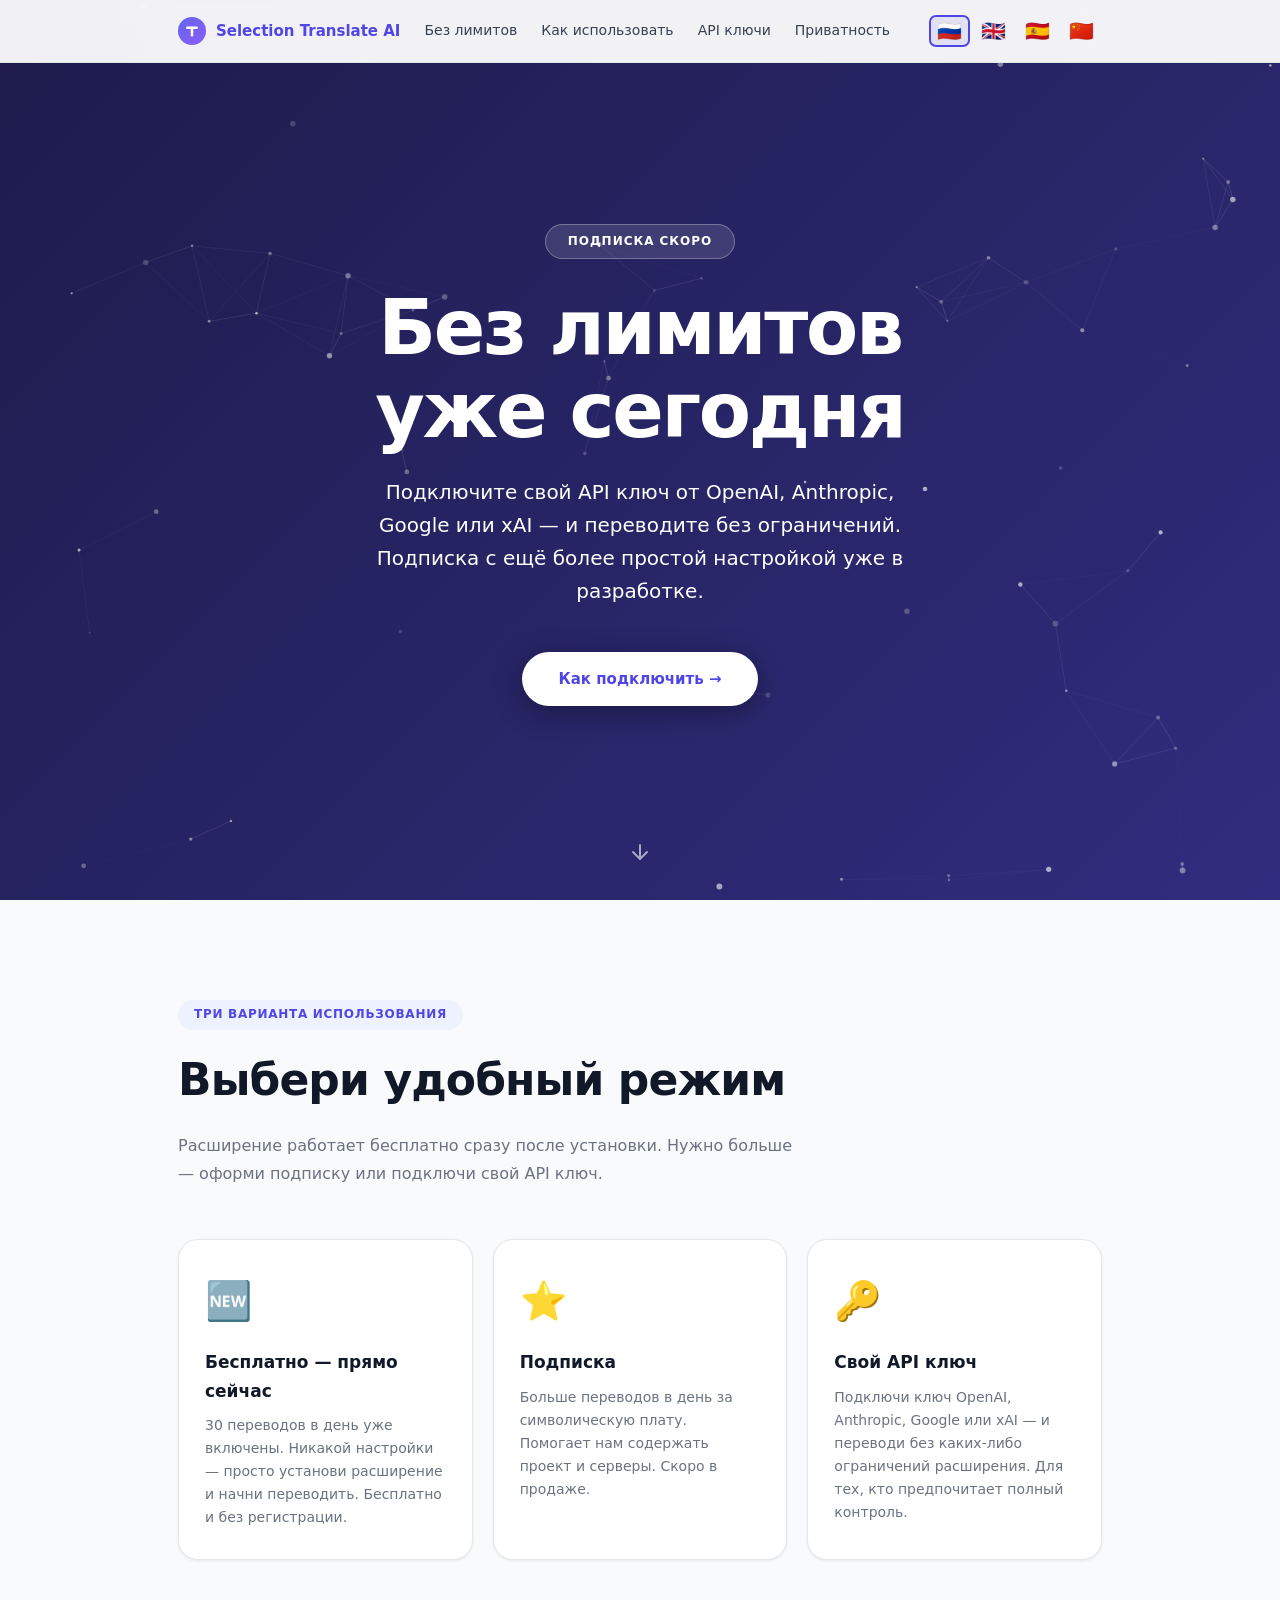
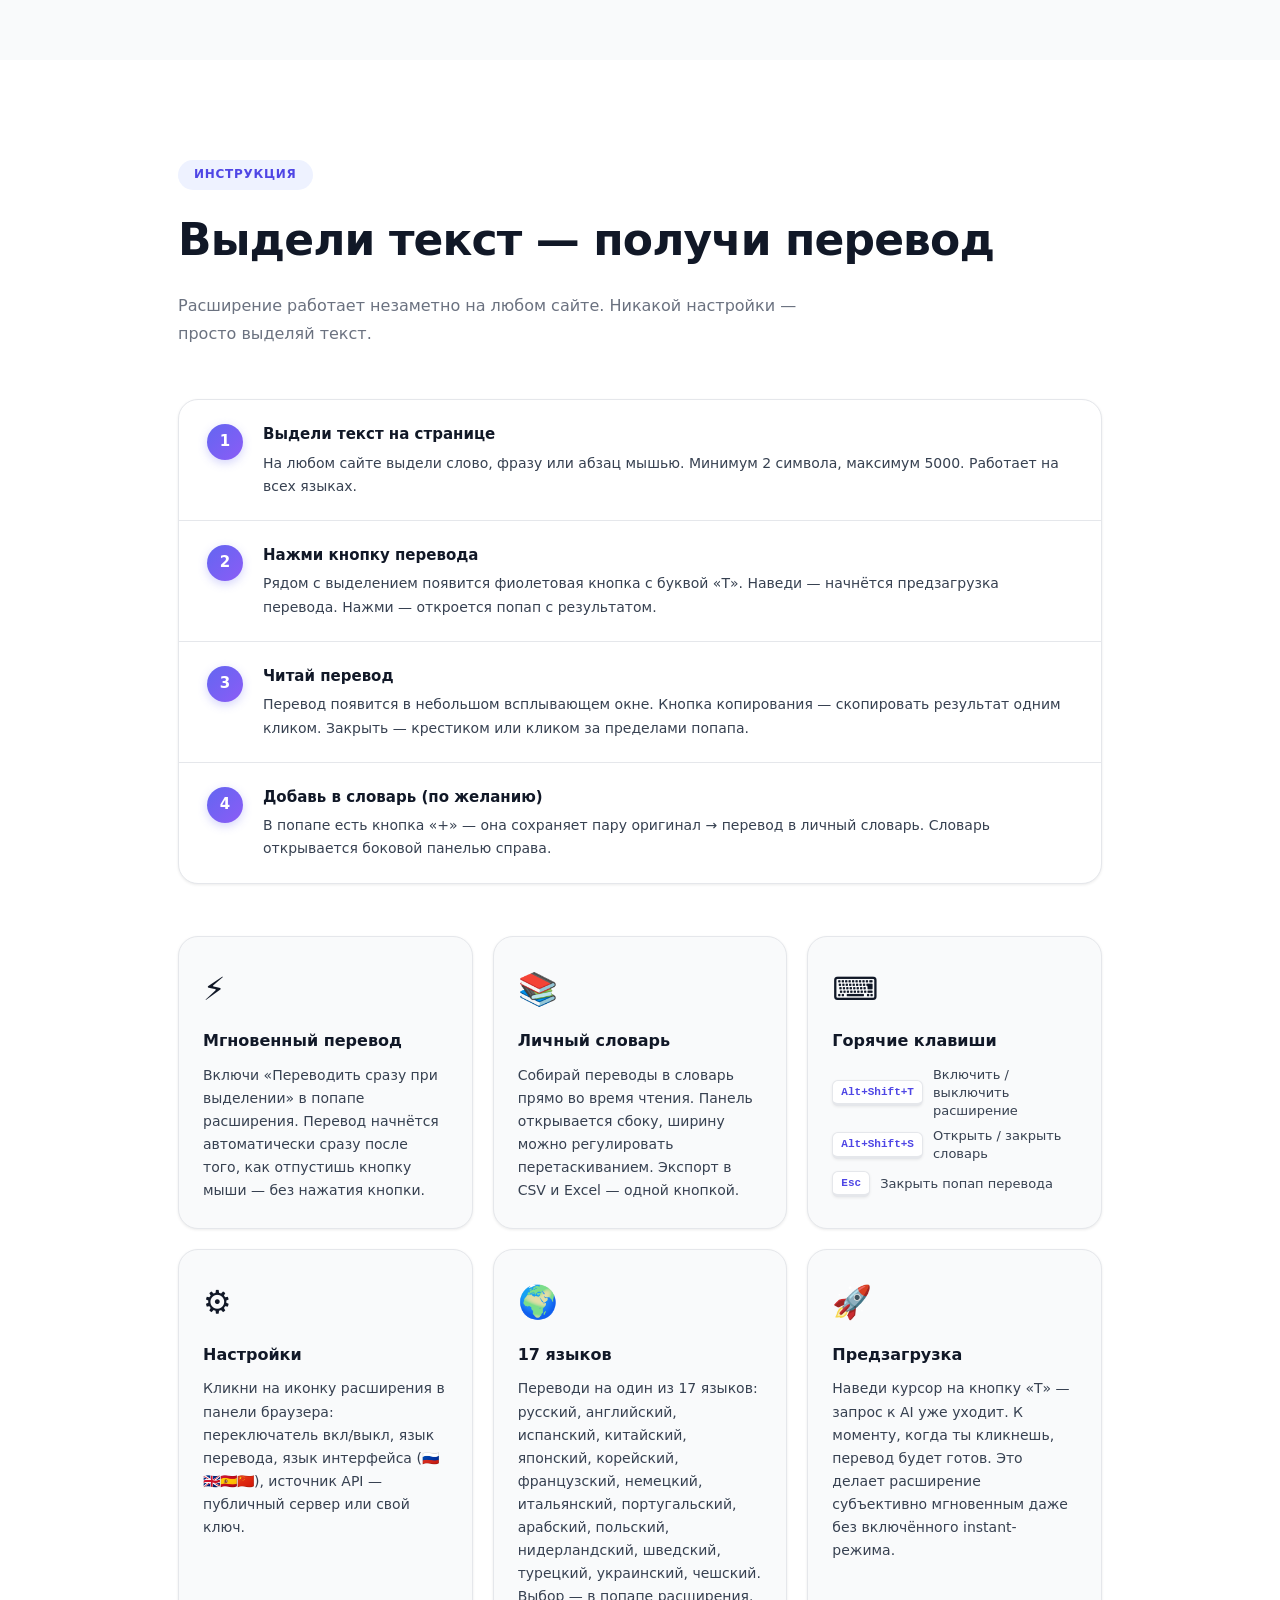
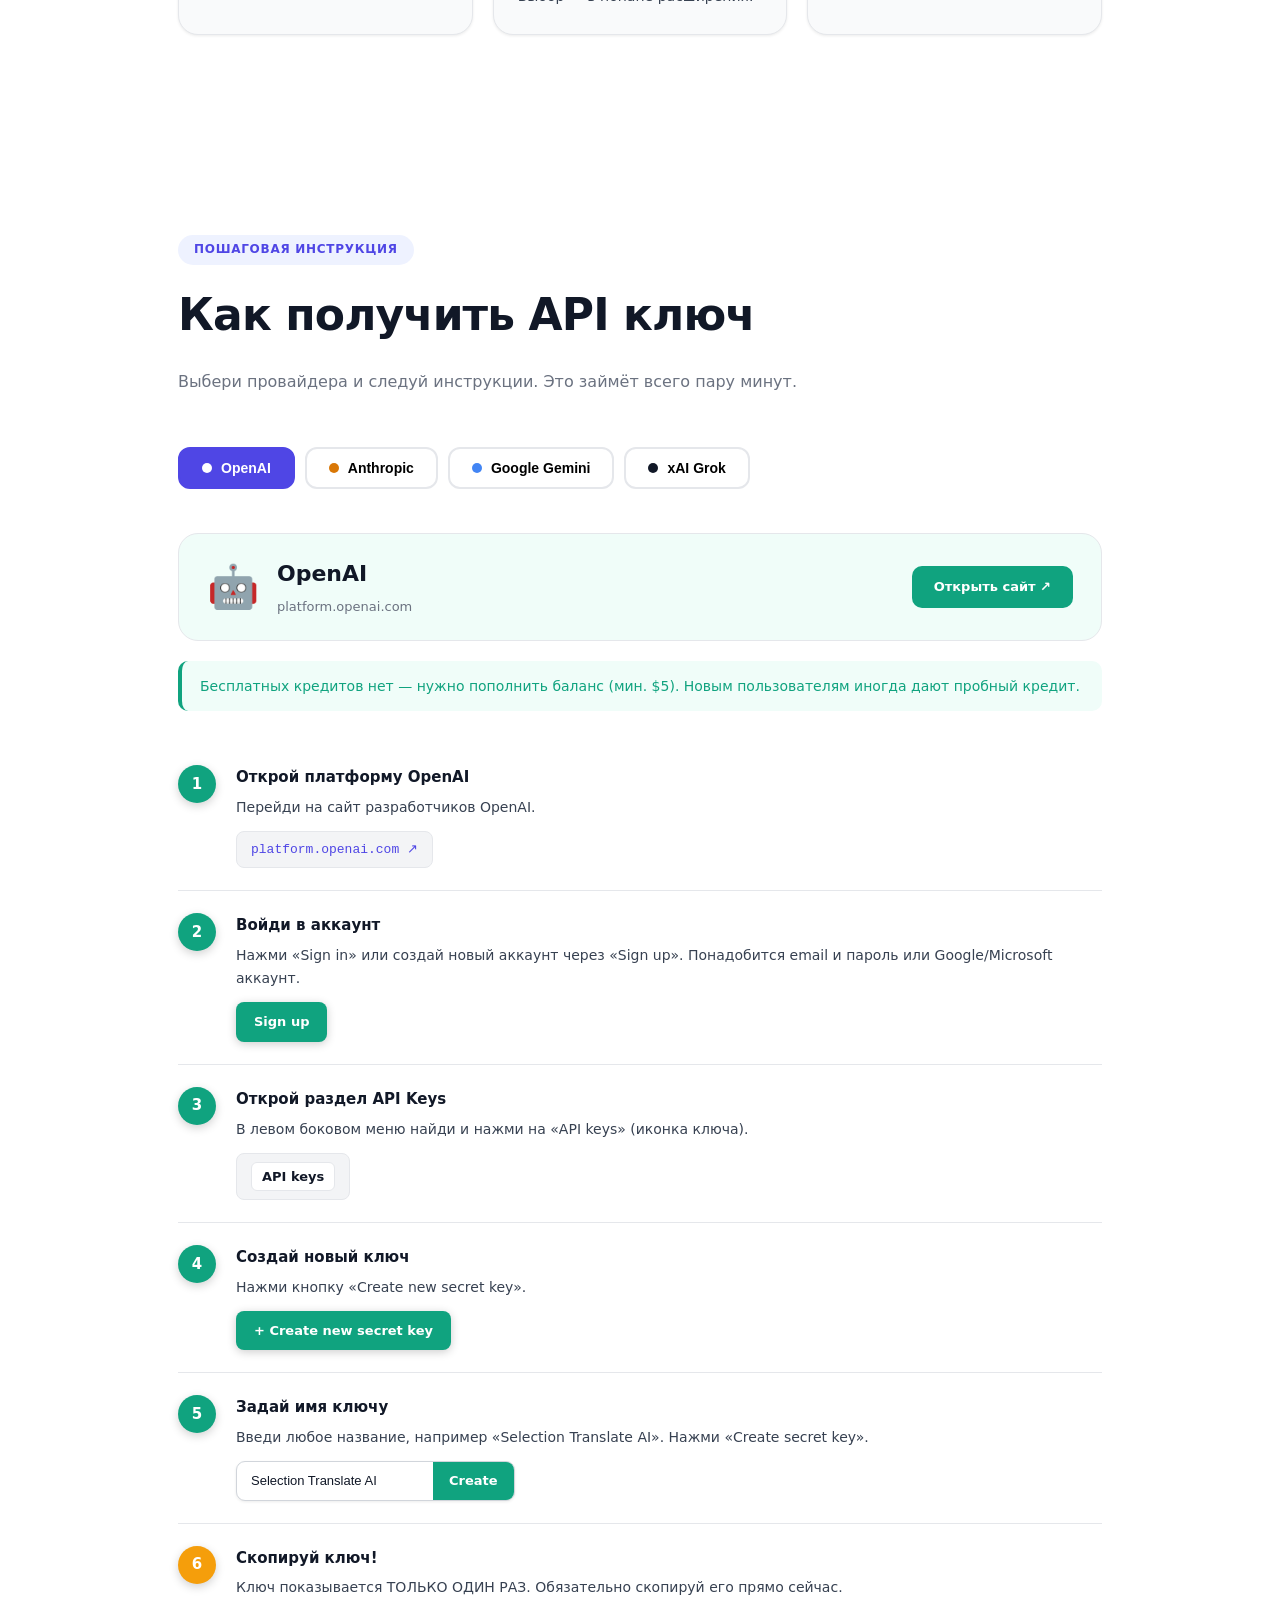
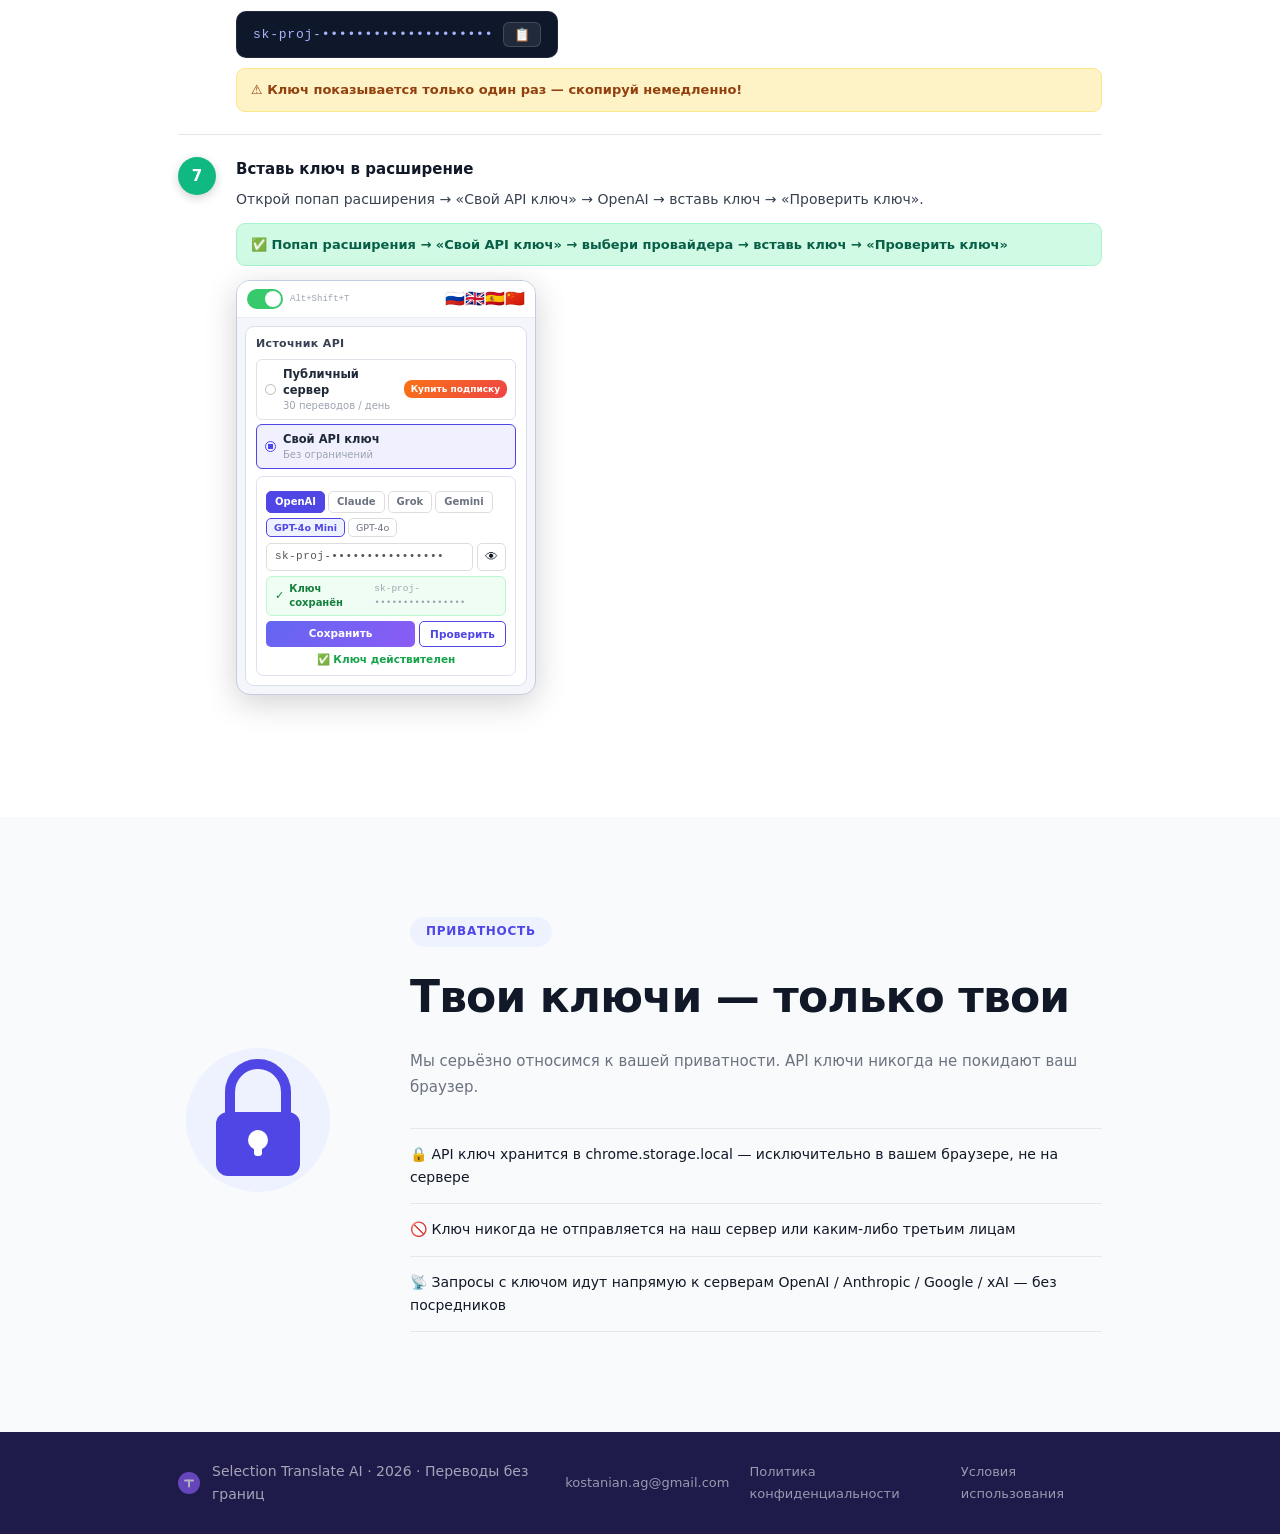
<file: index.html>
<!DOCTYPE html>
<html lang="ru" data-lang="ru">
<head>
  <meta charset="UTF-8">
  <meta name="viewport" content="width=device-width, initial-scale=1.0">
  <title>Selection Translate AI – API Guide</title>
  <link rel="icon" href="icon128.png">
  <link rel="stylesheet" href="style.css">
</head>
<body>

  <!-- ══ Nav ══════════════════════════════════════════════════ -->
  <nav class="nav" id="nav">
    <div class="nav-inner">
      <a href="#top" class="nav-logo">
        <svg width="28" height="28" viewBox="0 0 28 28" fill="none" xmlns="http://www.w3.org/2000/svg" style="flex-shrink:0;display:block">
          <defs>
            <linearGradient id="nlg" x1="0" y1="0" x2="28" y2="28" gradientUnits="userSpaceOnUse">
              <stop stop-color="#6366f1"/>
              <stop offset="1" stop-color="#8b5cf6"/>
            </linearGradient>
          </defs>
          <circle cx="14" cy="14" r="14" fill="url(#nlg)"/>
          <rect x="8" y="9.5" width="12" height="2.5" rx="1.25" fill="white"/>
          <rect x="12.75" y="9.5" width="2.5" height="10" rx="1.25" fill="white"/>
        </svg>
        <span>Selection Translate AI</span>
      </a>
      <div class="nav-links">
        <a href="#alternative" data-i18n="nav_alt"></a>
        <a href="#howto" data-i18n="nav_howto"></a>
        <a href="#guide" data-i18n="nav_guide"></a>
        <a href="#privacy" data-i18n="nav_privacy"></a>
      </div>
      <div class="lang-switch">
        <button class="lang-btn active" data-lang="ru" title="Русский">&#127479;&#127482;</button>
        <button class="lang-btn" data-lang="en" title="English">&#127468;&#127463;</button>
        <button class="lang-btn" data-lang="es" title="Español">&#127466;&#127480;</button>
        <button class="lang-btn" data-lang="zh" title="中文">&#127464;&#127475;</button>
      </div>
    </div>
  </nav>

  <!-- ══ Hero ═════════════════════════════════════════════════ -->
  <section class="hero" id="top">
    <canvas id="hero-canvas"></canvas>
    <div class="hero-content container">
      <div class="hero-badge-wrap">
        <span class="hero-badge" data-i18n="badge"></span>
      </div>
      <h1 class="hero-title" data-i18n="hero_title"></h1>
      <p class="hero-sub" data-i18n="hero_sub"></p>
      <a href="#guide" class="hero-cta" data-i18n="hero_cta"></a>
    </div>
    <div class="hero-scroll">
      <svg width="24" height="24" viewBox="0 0 24 24" fill="none">
        <path d="M12 5v14M5 12l7 7 7-7" stroke="rgba(255,255,255,0.6)" stroke-width="2"
          stroke-linecap="round" stroke-linejoin="round"/>
      </svg>
    </div>
  </section>

  <!-- ══ Alternative ══════════════════════════════════════════ -->
  <section class="alt-section" id="alternative">
    <div class="container">
      <div class="section-tag reveal" data-i18n="alt_tag"></div>
      <h2 class="section-title reveal" data-i18n="alt_title"></h2>
      <p class="section-sub reveal" data-i18n="alt_sub"></p>
      <div class="features-grid">
        <div class="feature-card reveal">
          <div class="feature-icon">&#127381;</div>
          <h3 data-i18n="feat1_title"></h3>
          <p data-i18n="feat1_text"></p>
        </div>
        <div class="feature-card reveal">
          <div class="feature-icon">&#11088;</div>
          <h3 data-i18n="feat2_title"></h3>
          <p data-i18n="feat2_text"></p>
        </div>
        <div class="feature-card reveal">
          <div class="feature-icon">&#128273;</div>
          <h3 data-i18n="feat3_title"></h3>
          <p data-i18n="feat3_text"></p>
        </div>
      </div>
    </div>
  </section>

  <!-- ══ How to use ═══════════════════════════════════════════ -->
  <section class="howto-section" id="howto">
    <div class="container">
      <div class="section-tag reveal" data-i18n="howto_tag"></div>
      <h2 class="section-title reveal" data-i18n="howto_title"></h2>
      <p class="section-sub reveal" data-i18n="howto_sub"></p>

      <div class="howto-steps reveal">
        <div class="howto-step">
          <div class="howto-step-num">1</div>
          <div class="howto-step-body">
            <h3 data-i18n="howto_s1_title"></h3>
            <p data-i18n="howto_s1_text"></p>
          </div>
        </div>
        <div class="howto-step">
          <div class="howto-step-num">2</div>
          <div class="howto-step-body">
            <h3 data-i18n="howto_s2_title"></h3>
            <p data-i18n="howto_s2_text"></p>
          </div>
        </div>
        <div class="howto-step">
          <div class="howto-step-num">3</div>
          <div class="howto-step-body">
            <h3 data-i18n="howto_s3_title"></h3>
            <p data-i18n="howto_s3_text"></p>
          </div>
        </div>
        <div class="howto-step">
          <div class="howto-step-num">4</div>
          <div class="howto-step-body">
            <h3 data-i18n="howto_s4_title"></h3>
            <p data-i18n="howto_s4_text"></p>
          </div>
        </div>
      </div>

      <div class="howto-features">
        <div class="howto-feature reveal">
          <div class="howto-feat-icon">⚡</div>
          <h3 data-i18n="howto_instant_title"></h3>
          <p data-i18n="howto_instant_text"></p>
        </div>
        <div class="howto-feature reveal">
          <div class="howto-feat-icon">📚</div>
          <h3 data-i18n="howto_dict_title"></h3>
          <p data-i18n="howto_dict_text"></p>
        </div>
        <div class="howto-feature reveal">
          <div class="howto-feat-icon">⌨️</div>
          <h3 data-i18n="howto_hotkeys_title"></h3>
          <div class="howto-hotkeys">
            <div class="howto-hk-row"><kbd>Alt+Shift+T</kbd><span data-i18n="howto_hk_toggle"></span></div>
            <div class="howto-hk-row"><kbd>Alt+Shift+S</kbd><span data-i18n="howto_hk_dict"></span></div>
            <div class="howto-hk-row"><kbd>Esc</kbd><span data-i18n="howto_hk_close"></span></div>
          </div>
        </div>
        <div class="howto-feature reveal">
          <div class="howto-feat-icon">⚙️</div>
          <h3 data-i18n="howto_settings_title"></h3>
          <p data-i18n="howto_settings_text"></p>
        </div>
        <div class="howto-feature reveal">
          <div class="howto-feat-icon">🌍</div>
          <h3 data-i18n="howto_langs_title"></h3>
          <p data-i18n="howto_langs_text"></p>
        </div>
        <div class="howto-feature reveal">
          <div class="howto-feat-icon">🚀</div>
          <h3 data-i18n="howto_preload_title"></h3>
          <p data-i18n="howto_preload_text"></p>
        </div>
      </div>
    </div>
  </section>

  <!-- ══ Guide ════════════════════════════════════════════════ -->
  <section class="guide-section" id="guide">
    <div class="container">
      <div class="section-tag reveal" data-i18n="guide_tag"></div>
      <h2 class="section-title reveal" data-i18n="guide_title"></h2>
      <p class="section-sub reveal" data-i18n="guide_sub"></p>

      <div class="provider-tabs reveal" id="provider-tabs">
        <button class="provider-tab active" data-provider="openai">
          <span class="ptab-dot" style="background:#10a37f"></span>
          <span>OpenAI</span>
        </button>
        <button class="provider-tab" data-provider="anthropic">
          <span class="ptab-dot" style="background:#d97706"></span>
          <span>Anthropic</span>
        </button>
        <button class="provider-tab" data-provider="google">
          <span class="ptab-dot" style="background:#4285F4"></span>
          <span>Google Gemini</span>
        </button>
        <button class="provider-tab" data-provider="xai">
          <span class="ptab-dot" style="background:#111827"></span>
          <span>xAI Grok</span>
        </button>
      </div>

      <div id="guide-content" class="guide-content"></div>
    </div>
  </section>

  <!-- ══ Privacy ══════════════════════════════════════════════ -->
  <section class="privacy-section" id="privacy">
    <div class="container">
      <div class="privacy-inner">
        <div class="privacy-visual">
          <svg class="lock-svg" width="160" height="160" viewBox="0 0 160 160" fill="none">
            <circle class="lock-bg" cx="80" cy="80" r="72" fill="#EEF2FF"/>
            <path class="lock-shackle" d="M52 76V52C52 36.5 64.5 24 80 24C95.5 24 108 36.5 108 52V76"
              stroke="#4F46E5" stroke-width="10" stroke-linecap="round"/>
            <rect class="lock-body" x="38" y="72" width="84" height="64" rx="12" fill="#4F46E5"/>
            <circle class="lock-hole" cx="80" cy="100" r="10" fill="white"/>
            <rect class="lock-bar" x="76" y="100" width="8" height="16" rx="3" fill="white"/>
          </svg>
        </div>
        <div class="privacy-text-wrap">
          <div class="section-tag" data-i18n="privacy_tag"></div>
          <h2 class="section-title" data-i18n="privacy_title"></h2>
          <p data-i18n="privacy_text"></p>
          <ul class="privacy-list">
            <li data-i18n="privacy_li1"></li>
            <li data-i18n="privacy_li2"></li>
            <li data-i18n="privacy_li3"></li>
          </ul>
        </div>
      </div>
    </div>
  </section>

  <!-- ══ Footer ═══════════════════════════════════════════════ -->
  <footer class="footer">
    <div class="container footer-inner">
      <svg width="22" height="22" viewBox="0 0 22 22" fill="none" xmlns="http://www.w3.org/2000/svg" style="opacity:0.65;display:block;flex-shrink:0">
          <circle cx="11" cy="11" r="11" fill="#8b5cf6"/>
          <rect x="6" y="7.5" width="10" height="2" rx="1" fill="white"/>
          <rect x="10" y="7.5" width="2" height="8" rx="1" fill="white"/>
        </svg>
      <span data-i18n="footer"></span>
      <div class="footer-links">
        <a href="mailto:kostanian.ag@gmail.com" class="footer-privacy-link">kostanian.ag@gmail.com</a>
        <a href="privacy-policy.html" class="footer-privacy-link" data-i18n="footer_privacy"></a>
        <a href="terms.html" class="footer-privacy-link" data-i18n="footer_terms"></a>
      </div>
    </div>
  </footer>

  <script src="script.js"></script>
</body>
</html>
</file>
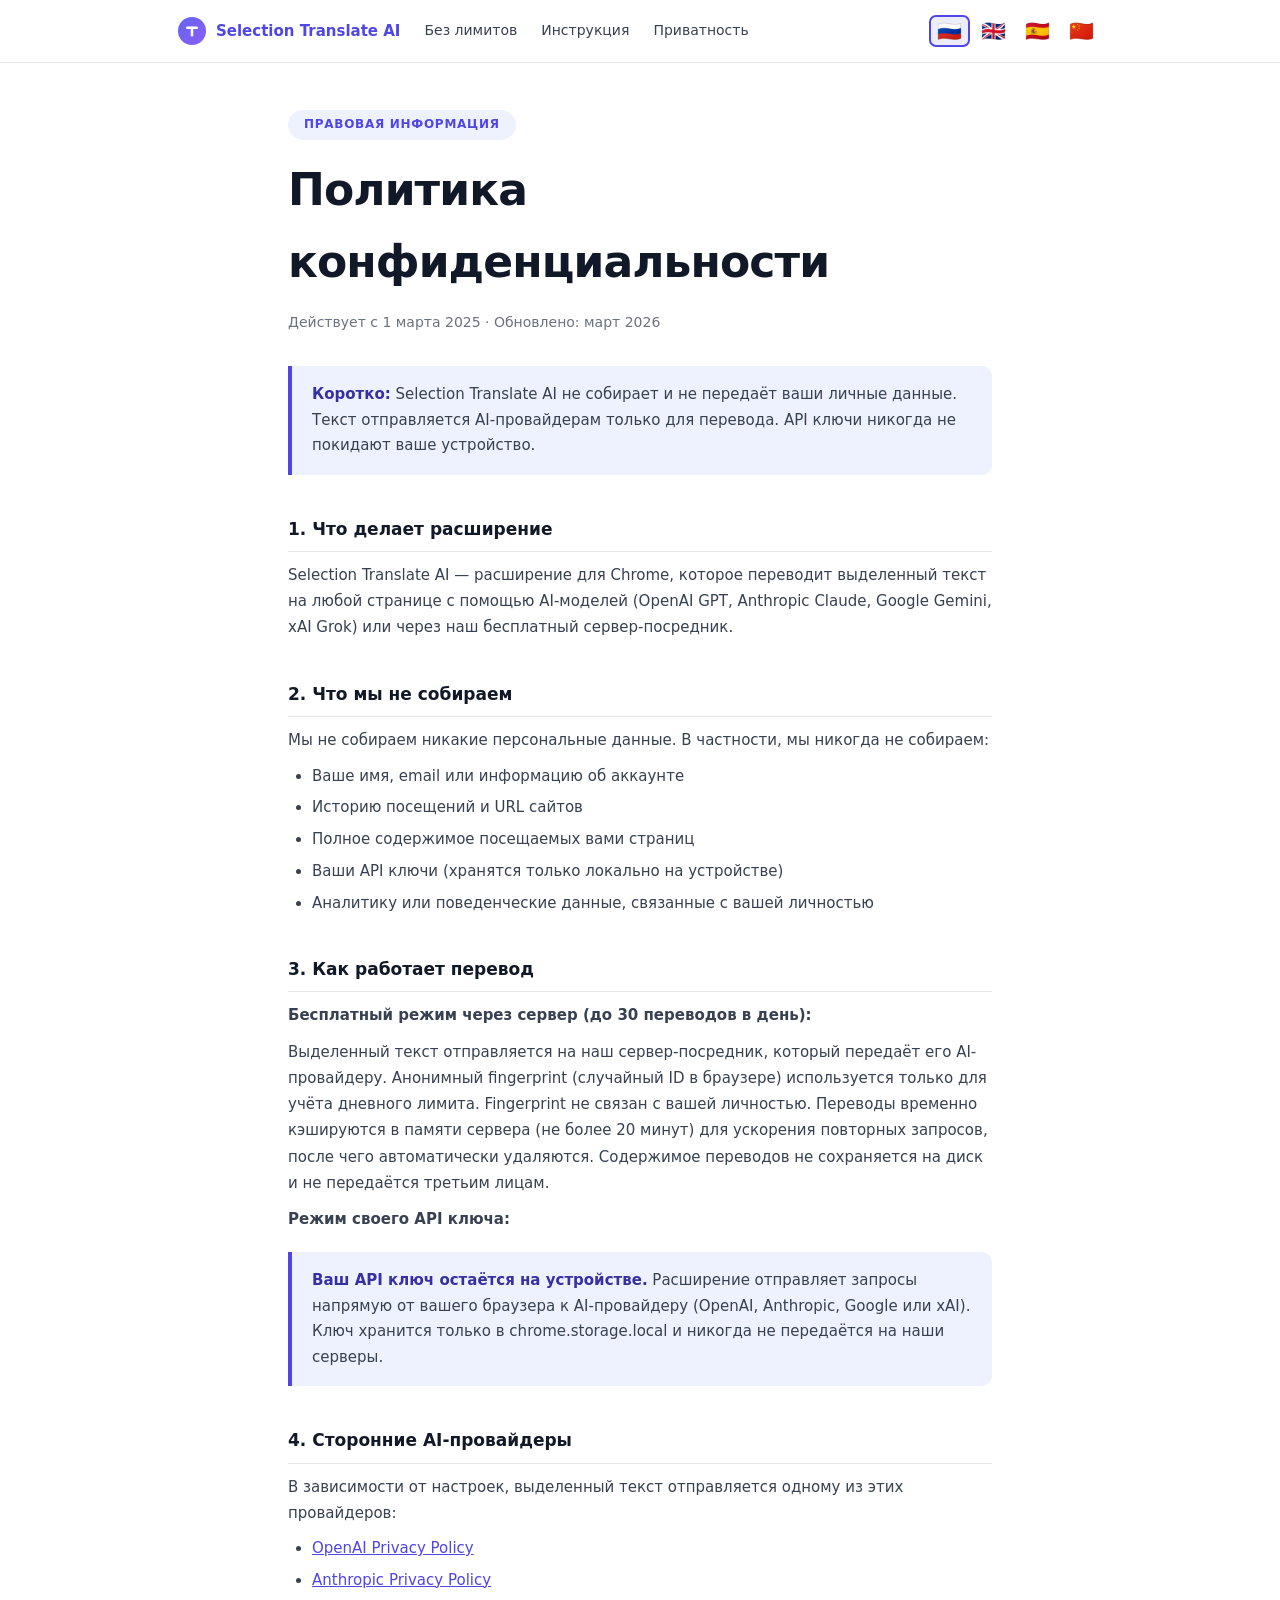
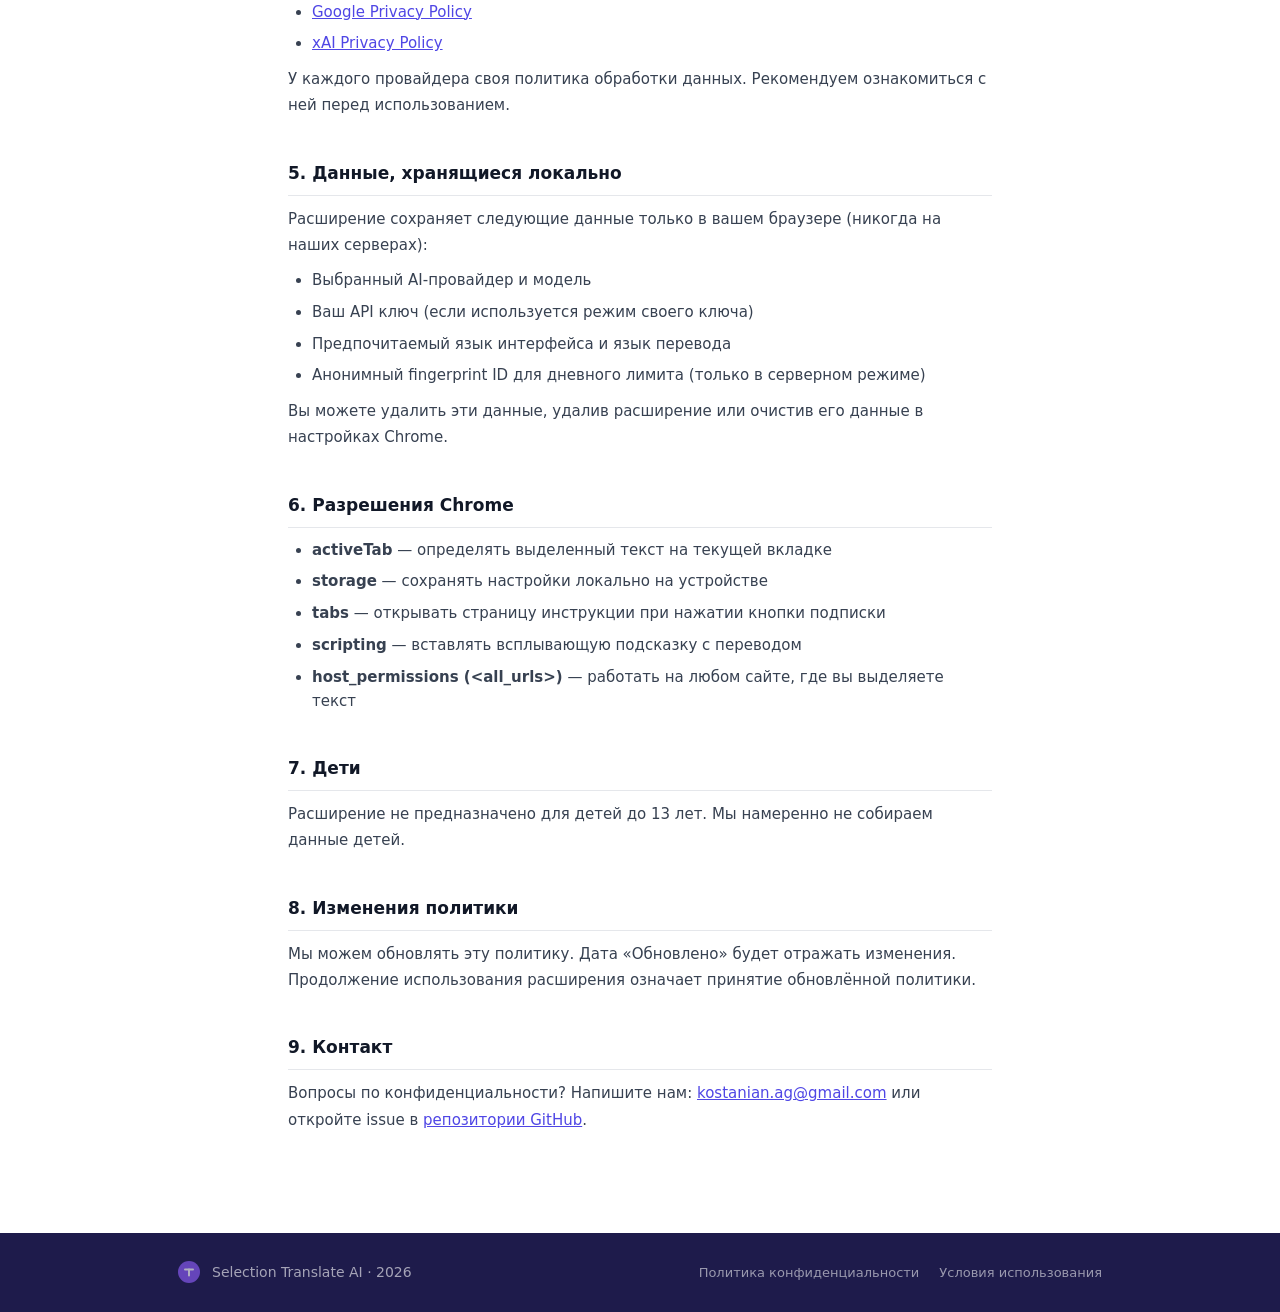
<file: privacy-policy.html>
<!DOCTYPE html>
<html lang="ru">
<head>
  <meta charset="UTF-8">
  <meta name="viewport" content="width=device-width, initial-scale=1.0">
  <title>Privacy Policy — Selection Translate AI</title>
  <link rel="icon" href="icon128.png">
  <link rel="stylesheet" href="style.css">
  <style>
    .policy-section { padding: 110px 0 90px; }
    .policy-date {
      color: var(--text-muted); font-size: 14px; margin: -4px 0 32px;
    }
    .policy-highlight {
      background: var(--brand-light);
      border-left: 4px solid var(--brand);
      padding: 16px 20px; border-radius: 0 10px 10px 0;
      margin: 20px 0; font-size: 15px;
      color: var(--text-2); line-height: 1.7;
    }
    .policy-highlight strong { color: var(--brand-dark); }
    .policy-body h2 {
      font-size: 17px; font-weight: 700;
      margin: 40px 0 10px; padding-bottom: 8px;
      border-bottom: 1px solid var(--border); color: var(--text);
    }
    .policy-body p {
      font-size: 15px; color: var(--text-2);
      margin: 10px 0; line-height: 1.75;
    }
    .policy-body ul { list-style: disc; margin: 10px 0 10px 24px; }
    .policy-body li {
      font-size: 15px; color: var(--text-2);
      margin: 7px 0; line-height: 1.65;
    }
    .policy-body a { color: var(--brand); text-decoration: underline; }
    .policy-body code {
      font-family: monospace; background: var(--bg);
      padding: 1px 6px; border-radius: 4px;
      font-size: 13px; color: var(--brand-dark);
    }
    /* Provider links stay static */
    .provider-links { list-style: disc; margin: 10px 0 10px 24px; }
    .provider-links li { font-size: 15px; color: var(--text-2); margin: 7px 0; }
    .provider-links a { color: var(--brand); text-decoration: underline; }
  </style>
</head>
<body>

  <nav class="nav" id="nav">
    <div class="nav-inner">
      <a href="index.html" class="nav-logo">
        <svg width="28" height="28" viewBox="0 0 28 28" fill="none" xmlns="http://www.w3.org/2000/svg" style="flex-shrink:0;display:block">
          <defs>
            <linearGradient id="nlg" x1="0" y1="0" x2="28" y2="28" gradientUnits="userSpaceOnUse">
              <stop stop-color="#6366f1"/>
              <stop offset="1" stop-color="#8b5cf6"/>
            </linearGradient>
          </defs>
          <circle cx="14" cy="14" r="14" fill="url(#nlg)"/>
          <rect x="8" y="9.5" width="12" height="2.5" rx="1.25" fill="white"/>
          <rect x="12.75" y="9.5" width="2.5" height="10" rx="1.25" fill="white"/>
        </svg>
        <span>Selection Translate AI</span>
      </a>
      <div class="nav-links">
        <a href="index.html#alternative" data-i18n="pp_nav_alt"></a>
        <a href="index.html#guide"       data-i18n="pp_nav_guide"></a>
        <a href="index.html#privacy"     data-i18n="pp_nav_privacy"></a>
      </div>
      <div class="lang-switch">
        <button class="lang-btn active" data-lang="ru" title="Русский">&#127479;&#127482;</button>
        <button class="lang-btn" data-lang="en" title="English">&#127468;&#127463;</button>
        <button class="lang-btn" data-lang="es" title="Español">&#127466;&#127480;</button>
        <button class="lang-btn" data-lang="zh" title="中文">&#127464;&#127475;</button>
      </div>
    </div>
  </nav>

  <section class="policy-section">
    <div class="container" style="max-width: 760px;">

      <div class="section-tag" data-i18n="pp_tag"></div>
      <h1 class="section-title" data-i18n="pp_title"></h1>
      <p class="policy-date" data-i18n="pp_date"></p>
      <div class="policy-highlight" data-i18n="pp_highlight"></div>

      <div class="policy-body">

        <h2 data-i18n="pp_s1"></h2>
        <p data-i18n="pp_s1_p"></p>

        <h2 data-i18n="pp_s2"></h2>
        <p data-i18n="pp_s2_p"></p>
        <ul>
          <li data-i18n="pp_s2_li1"></li>
          <li data-i18n="pp_s2_li2"></li>
          <li data-i18n="pp_s2_li3"></li>
          <li data-i18n="pp_s2_li4"></li>
          <li data-i18n="pp_s2_li5"></li>
        </ul>

        <h2 data-i18n="pp_s3"></h2>
        <p><strong data-i18n="pp_s3_server_title"></strong></p>
        <p data-i18n="pp_s3_server_p"></p>
        <p><strong data-i18n="pp_s3_key_title"></strong></p>
        <div class="policy-highlight" data-i18n="pp_s3_highlight"></div>

        <h2 data-i18n="pp_s4"></h2>
        <p data-i18n="pp_s4_p"></p>
        <ul class="provider-links">
          <li><a href="https://openai.com/policies/privacy-policy" target="_blank" rel="noopener">OpenAI Privacy Policy</a></li>
          <li><a href="https://www.anthropic.com/legal/privacy"    target="_blank" rel="noopener">Anthropic Privacy Policy</a></li>
          <li><a href="https://policies.google.com/privacy"        target="_blank" rel="noopener">Google Privacy Policy</a></li>
          <li><a href="https://x.ai/legal/privacy-policy"          target="_blank" rel="noopener">xAI Privacy Policy</a></li>
        </ul>
        <p data-i18n="pp_s4_p2"></p>

        <h2 data-i18n="pp_s5"></h2>
        <p data-i18n="pp_s5_p"></p>
        <ul>
          <li data-i18n="pp_s5_li1"></li>
          <li data-i18n="pp_s5_li2"></li>
          <li data-i18n="pp_s5_li3"></li>
          <li data-i18n="pp_s5_li4"></li>
        </ul>
        <p data-i18n="pp_s5_p2"></p>

        <h2 data-i18n="pp_s6"></h2>
        <ul>
          <li data-i18n="pp_s6_li1"></li>
          <li data-i18n="pp_s6_li2"></li>
          <li data-i18n="pp_s6_li4"></li>
          <li data-i18n="pp_s6_li5"></li>
          <li data-i18n="pp_s6_li6"></li>
        </ul>

        <h2 data-i18n="pp_s7"></h2>
        <p data-i18n="pp_s7_p"></p>

        <h2 data-i18n="pp_s8"></h2>
        <p data-i18n="pp_s8_p"></p>

        <h2 data-i18n="pp_s9"></h2>
        <p data-i18n="pp_s9_p"></p>

      </div>
    </div>
  </section>

  <footer class="footer">
    <div class="container footer-inner">
      <svg width="22" height="22" viewBox="0 0 22 22" fill="none" xmlns="http://www.w3.org/2000/svg" style="opacity:0.65;display:block;flex-shrink:0">
          <circle cx="11" cy="11" r="11" fill="#8b5cf6"/>
          <rect x="6" y="7.5" width="10" height="2" rx="1" fill="white"/>
          <rect x="10" y="7.5" width="2" height="8" rx="1" fill="white"/>
        </svg>
      <span data-i18n="pp_footer"></span>
      <div class="footer-links">
        <a href="privacy-policy.html" class="footer-privacy-link" data-i18n="pp_footer_privacy"></a>
        <a href="terms.html" class="footer-privacy-link" data-i18n="pp_footer_terms"></a>
      </div>
    </div>
  </footer>

<script>
const T_PP = {
  ru: {
    pp_tag:   "Правовая информация",
    pp_title: "Политика конфиденциальности",
    pp_date:  "Действует с 1 марта 2025 \u00b7 Обновлено: март 2026",
    pp_highlight: "<strong>\u041a\u043e\u0440\u043e\u0442\u043a\u043e:</strong> Selection Translate AI не собирает и не передаёт ваши личные данные. Текст отправляется AI-провайдерам только для перевода. API ключи никогда не покидают ваше устройство.",
    pp_s1:    "1. Что делает расширение",
    pp_s1_p:  "Selection Translate AI — расширение для Chrome, которое переводит выделенный текст на любой странице с помощью AI-моделей (OpenAI GPT, Anthropic Claude, Google Gemini, xAI Grok) или через наш бесплатный сервер-посредник.",
    pp_s2:    "2. Что мы не собираем",
    pp_s2_p:  "Мы не собираем никакие персональные данные. В частности, мы никогда не собираем:",
    pp_s2_li1: "Ваше имя, email или информацию об аккаунте",
    pp_s2_li2: "Историю посещений и URL сайтов",
    pp_s2_li3: "Полное содержимое посещаемых вами страниц",
    pp_s2_li4: "Ваши API ключи (хранятся только локально на устройстве)",
    pp_s2_li5: "Аналитику или поведенческие данные, связанные с вашей личностью",
    pp_s3:    "3. Как работает перевод",
    pp_s3_server_title: "Бесплатный режим через сервер (до 30 переводов в день):",
    pp_s3_server_p: "Выделенный текст отправляется на наш сервер-посредник, который передаёт его AI-провайдеру. Анонимный fingerprint (случайный ID в браузере) используется только для учёта дневного лимита. Fingerprint не связан с вашей личностью. Переводы временно кэшируются в памяти сервера (не более 20 минут) для ускорения повторных запросов, после чего автоматически удаляются. Содержимое переводов не сохраняется на диск и не передаётся третьим лицам.",
    pp_s3_key_title: "Режим своего API ключа:",
    pp_s3_highlight: "<strong>Ваш API ключ остаётся на устройстве.</strong> Расширение отправляет запросы напрямую от вашего браузера к AI-провайдеру (OpenAI, Anthropic, Google или xAI). Ключ хранится только в chrome.storage.local и никогда не передаётся на наши серверы.",
    pp_s4:    "4. Сторонние AI-провайдеры",
    pp_s4_p:  "В зависимости от настроек, выделенный текст отправляется одному из этих провайдеров:",
    pp_s4_p2: "У каждого провайдера своя политика обработки данных. Рекомендуем ознакомиться с ней перед использованием.",
    pp_s5:    "5. Данные, хранящиеся локально",
    pp_s5_p:  "Расширение сохраняет следующие данные только в вашем браузере (никогда на наших серверах):",
    pp_s5_li1: "Выбранный AI-провайдер и модель",
    pp_s5_li2: "Ваш API ключ (если используется режим своего ключа)",
    pp_s5_li3: "Предпочитаемый язык интерфейса и язык перевода",
    pp_s5_li4: "Анонимный fingerprint ID для дневного лимита (только в серверном режиме)",
    pp_s5_p2: "Вы можете удалить эти данные, удалив расширение или очистив его данные в настройках Chrome.",
    pp_s6:    "6. Разрешения Chrome",
    pp_s6_li1: "<strong>activeTab</strong> — определять выделенный текст на текущей вкладке",
    pp_s6_li2: "<strong>storage</strong> — сохранять настройки локально на устройстве",
    pp_s6_li4: "<strong>tabs</strong> — открывать страницу инструкции при нажатии кнопки подписки",
    pp_s6_li5: "<strong>scripting</strong> — вставлять всплывающую подсказку с переводом",
    pp_s6_li6: "<strong>host_permissions (&lt;all_urls&gt;)</strong> — работать на любом сайте, где вы выделяете текст",
    pp_s7:    "7. Дети",
    pp_s7_p:  "Расширение не предназначено для детей до 13 лет. Мы намеренно не собираем данные детей.",
    pp_s8:    "8. Изменения политики",
    pp_s8_p:  "Мы можем обновлять эту политику. Дата «Обновлено» будет отражать изменения. Продолжение использования расширения означает принятие обновлённой политики.",
    pp_s9:    "9. Контакт",
    pp_s9_p:  "Вопросы по конфиденциальности? Напишите нам: <a href=\"mailto:kostanian.ag@gmail.com\">kostanian.ag@gmail.com</a> или откройте issue в <a href=\"https://github.com/kostanian/Selection-Translate-AI\" target=\"_blank\" rel=\"noopener\">репозитории GitHub</a>.",
    pp_nav_alt:     "Без лимитов",
    pp_nav_guide:   "Инструкция",
    pp_nav_privacy: "Приватность",
    pp_footer:         "Selection Translate AI \u00b7 2026",
    pp_footer_privacy: "Политика конфиденциальности",
    pp_footer_terms:   "Условия использования",
  },
  en: {
    pp_tag:   "Legal",
    pp_title: "Privacy Policy",
    pp_date:  "Effective: March 1, 2025 \u00b7 Last updated: March 2026",
    pp_highlight: "<strong>Short version:</strong> Selection Translate AI does not collect or share your personal data. Your text is sent to AI providers for translation only. API keys you enter never leave your device.",
    pp_s1:    "1. What This Extension Does",
    pp_s1_p:  "Selection Translate AI is a Chrome browser extension that translates text you select on any webpage using AI language models (OpenAI GPT, Anthropic Claude, Google Gemini, xAI Grok), or via our free relay server.",
    pp_s2:    "2. Data We Do Not Collect",
    pp_s2_p:  "We do not collect any personally identifiable information. Specifically, we never collect:",
    pp_s2_li1: "Your name, email address, or account information",
    pp_s2_li2: "Your browsing history or visited URLs",
    pp_s2_li3: "The full content of web pages you visit",
    pp_s2_li4: "Your API keys (stored locally on your device only)",
    pp_s2_li5: "Analytics, behavioral data, or usage statistics linked to your identity",
    pp_s3:    "3. How Translation Works",
    pp_s3_server_title: "Free server mode (up to 30 translations/day):",
    pp_s3_server_p: "The selected text is sent to our relay server, which forwards it to the AI provider. An anonymous fingerprint (random ID stored in your browser) is used solely to enforce the daily limit. This fingerprint is not linked to your identity. Translations are temporarily cached in server memory (up to 20 minutes) to speed up repeated requests, then automatically purged. No translation content is written to disk or shared with third parties.",
    pp_s3_key_title: "Own API key mode:",
    pp_s3_highlight: "<strong>Your API key stays on your device.</strong> The extension sends requests directly from your browser to the AI provider (OpenAI, Anthropic, Google, or xAI). The key is stored only in Chrome's local storage and is never transmitted to our servers.",
    pp_s4:    "4. Third-Party AI Providers",
    pp_s4_p:  "Depending on your settings, selected text is sent to one of these providers for translation:",
    pp_s4_p2: "Each provider has its own privacy practices. We recommend reviewing their policies before use.",
    pp_s5:    "5. Data Stored Locally",
    pp_s5_p:  "The extension stores the following data in your browser only — never on our servers:",
    pp_s5_li1: "Your selected AI provider and model",
    pp_s5_li2: "Your API key (if using own key mode)",
    pp_s5_li3: "Your preferred UI language and target translation language",
    pp_s5_li4: "An anonymous fingerprint ID for daily limit tracking (server mode only)",
    pp_s5_p2: "You can clear this data at any time by removing the extension or clearing Chrome's extension storage.",
    pp_s6:    "6. Chrome Permissions",
    pp_s6_li1: "<strong>activeTab</strong> — to detect text you select on the current tab",
    pp_s6_li2: "<strong>storage</strong> — to save your settings locally on your device",
    pp_s6_li4: "<strong>tabs</strong> — to open the setup guide when you click the subscribe button",
    pp_s6_li5: "<strong>scripting</strong> — to inject the translation tooltip on web pages",
    pp_s6_li6: "<strong>host_permissions (&lt;all_urls&gt;)</strong> — to work on any website where you select text",
    pp_s7:    "7. Children's Privacy",
    pp_s7_p:  "This extension is not directed at children under 13. We do not knowingly collect data from children.",
    pp_s8:    "8. Changes to This Policy",
    pp_s8_p:  "We may update this policy from time to time. The \"Last updated\" date above will reflect any changes. Continued use of the extension constitutes acceptance of the updated policy.",
    pp_s9:    "9. Contact",
    pp_s9_p:  "Questions about this privacy policy? Email us at <a href=\"mailto:kostanian.ag@gmail.com\">kostanian.ag@gmail.com</a> or open an issue on our <a href=\"https://github.com/kostanian/Selection-Translate-AI\" target=\"_blank\" rel=\"noopener\">GitHub repository</a>.",
    pp_nav_alt:     "Use Your Own Key",
    pp_nav_guide:   "Setup Guide",
    pp_nav_privacy: "Privacy",
    pp_footer:         "Selection Translate AI \u00b7 2026",
    pp_footer_privacy: "Privacy Policy",
    pp_footer_terms:   "Terms of Use",
  },
  es: {
    pp_tag:   "Aviso legal",
    pp_title: "Política de privacidad",
    pp_date:  "Vigente desde el 1 de marzo de 2025 \u00b7 Última actualización: marzo de 2026",
    pp_highlight: "<strong>Versión corta:</strong> Selection Translate AI no recopila ni comparte tus datos personales. El texto se envía a los proveedores de IA únicamente para su traducción. Las claves API que introduces nunca salen de tu dispositivo.",
    pp_s1:    "1. Qué hace esta extensión",
    pp_s1_p:  "Selection Translate AI es una extensión de Chrome que traduce el texto seleccionado en cualquier página web usando modelos de IA (OpenAI GPT, Anthropic Claude, Google Gemini, xAI Grok) o a través de nuestro servidor de retransmisión gratuito.",
    pp_s2:    "2. Datos que no recopilamos",
    pp_s2_p:  "No recopilamos ningún dato de identificación personal. En concreto, nunca recopilamos:",
    pp_s2_li1: "Tu nombre, correo electrónico o información de cuenta",
    pp_s2_li2: "Tu historial de navegación o URLs visitadas",
    pp_s2_li3: "El contenido completo de las páginas que visitas",
    pp_s2_li4: "Tus claves API (almacenadas solo localmente en tu dispositivo)",
    pp_s2_li5: "Análisis, datos de comportamiento o estadísticas vinculadas a tu identidad",
    pp_s3:    "3. Cómo funciona la traducción",
    pp_s3_server_title: "Modo servidor gratuito (hasta 30 traducciones al día):",
    pp_s3_server_p: "El texto seleccionado se envía a nuestro servidor de retransmisión, que lo reenvía al proveedor de IA. Una huella digital anónima (ID aleatorio almacenado en tu navegador) se usa únicamente para controlar el límite diario. Esta huella no está vinculada a tu identidad. No se registra ni almacena ningún contenido de traducción.",
    pp_s3_key_title: "Modo clave API propia:",
    pp_s3_highlight: "<strong>Tu clave API permanece en tu dispositivo.</strong> La extensión envía solicitudes directamente desde tu navegador al proveedor de IA (OpenAI, Anthropic, Google o xAI). La clave se almacena solo en el almacenamiento local de Chrome y nunca se transmite a nuestros servidores.",
    pp_s4:    "4. Proveedores de IA terceros",
    pp_s4_p:  "Según tu configuración, el texto seleccionado se envía a uno de estos proveedores para su traducción:",
    pp_s4_p2: "Cada proveedor tiene sus propias prácticas de privacidad. Recomendamos revisar sus políticas antes de usar la extensión.",
    pp_s5:    "5. Datos almacenados localmente",
    pp_s5_p:  "La extensión almacena los siguientes datos solo en tu navegador, nunca en nuestros servidores:",
    pp_s5_li1: "Tu proveedor de IA y modelo seleccionados",
    pp_s5_li2: "Tu clave API (si usas el modo de clave propia)",
    pp_s5_li3: "Tu idioma de interfaz preferido y el idioma de traducción destino",
    pp_s5_li4: "Un ID de huella digital anónimo para el seguimiento del límite diario (solo en modo servidor)",
    pp_s5_p2: "Puedes borrar estos datos en cualquier momento eliminando la extensión o borrando su almacenamiento en la configuración de Chrome.",
    pp_s6:    "6. Permisos de Chrome",
    pp_s6_li1: "<strong>activeTab</strong> — para detectar el texto seleccionado en la pestaña actual",
    pp_s6_li2: "<strong>storage</strong> — para guardar tu configuración localmente en tu dispositivo",
    pp_s6_li4: "<strong>tabs</strong> — para abrir la guía de configuración al hacer clic en el botón de suscripción",
    pp_s6_li5: "<strong>scripting</strong> — para insertar el tooltip de traducción en las páginas web",
    pp_s6_li6: "<strong>host_permissions (&lt;all_urls&gt;)</strong> — para funcionar en cualquier sitio web donde selecciones texto",
    pp_s7:    "7. Privacidad de menores",
    pp_s7_p:  "Esta extensión no está dirigida a menores de 13 años. No recopilamos datos de menores de forma intencionada.",
    pp_s8:    "8. Cambios en esta política",
    pp_s8_p:  "Podemos actualizar esta política periódicamente. La fecha de \"Última actualización\" reflejará los cambios. El uso continuado de la extensión implica la aceptación de la política actualizada.",
    pp_s9:    "9. Contacto",
    pp_s9_p:  "¿Preguntas sobre esta política? Escríbenos a <a href=\"mailto:kostanian.ag@gmail.com\">kostanian.ag@gmail.com</a> o abre un issue en nuestro <a href=\"https://github.com/kostanian/Selection-Translate-AI\" target=\"_blank\" rel=\"noopener\">repositorio de GitHub</a>.",
    pp_nav_alt:     "Sin límites",
    pp_nav_guide:   "Instrucciones",
    pp_nav_privacy: "Privacidad",
    pp_footer:         "Selection Translate AI \u00b7 2026",
    pp_footer_privacy: "Política de privacidad",
    pp_footer_terms:   "Términos de uso",
  },
  zh: {
    pp_tag:   "法律信息",
    pp_title: "隐私政策",
    pp_date:  "生效日期：2025年3月1日 \u00b7 最后更新：2026年3月",
    pp_highlight: "<strong>简短说明：</strong>Selection Translate AI 不收集或分享您的个人数据。您的文本仅发送给 AI 提供商进行翻译。您输入的 API 密钥永远不会离开您的设备。",
    pp_s1:    "1. 扩展功能说明",
    pp_s1_p:  "Selection Translate AI 是一款 Chrome 浏览器扩展，可使用 AI 语言模型（OpenAI GPT、Anthropic Claude、Google Gemini、xAI Grok）或通过我们的免费中继服务器，翻译您在任何网页上选中的文本。",
    pp_s2:    "2. 我们不收集的数据",
    pp_s2_p:  "我们不收集任何个人身份信息。具体而言，我们从不收集：",
    pp_s2_li1: "您的姓名、电子邮件地址或账户信息",
    pp_s2_li2: "您的浏览历史记录或访问的网址",
    pp_s2_li3: "您访问的网页的完整内容",
    pp_s2_li4: "您的 API 密钥（仅存储在您的设备本地）",
    pp_s2_li5: "与您身份关联的分析数据、行为数据或使用统计",
    pp_s3:    "3. 翻译工作原理",
    pp_s3_server_title: "免费服务器模式（每天最多30次翻译）：",
    pp_s3_server_p: "选中的文本发送至我们的中继服务器，再由其转发给 AI 提供商。浏览器中存储的匿名指纹（随机 ID）仅用于执行每日限额，与您的身份无关。我们的服务器不记录或存储任何翻译内容。",
    pp_s3_key_title: "自带 API 密钥模式：",
    pp_s3_highlight: "<strong>您的 API 密钥留在您的设备上。</strong>扩展直接从您的浏览器向 AI 提供商（OpenAI、Anthropic、Google 或 xAI）发送请求。密钥仅存储在 Chrome 的本地存储中，从不传输到我们的服务器。",
    pp_s4:    "4. 第三方 AI 提供商",
    pp_s4_p:  "根据您的设置，选中的文本会发送给以下提供商之一进行翻译：",
    pp_s4_p2: "每个提供商都有其自己的隐私政策。我们建议您在使用前查阅各自的政策。",
    pp_s5:    "5. 本地存储的数据",
    pp_s5_p:  "扩展仅在您的浏览器中存储以下数据，从不存储在我们的服务器上：",
    pp_s5_li1: "您选择的 AI 提供商和模型",
    pp_s5_li2: "您的 API 密钥（如果使用自带密钥模式）",
    pp_s5_li3: "您首选的界面语言和翻译目标语言",
    pp_s5_li4: "用于每日限额追踪的匿名指纹 ID（仅限服务器模式）",
    pp_s5_p2: "您可以随时通过删除扩展或清除 Chrome 扩展存储来删除这些数据。",
    pp_s6:    "6. Chrome 权限",
    pp_s6_li1: "<strong>activeTab</strong> — 检测您在当前标签页中选中的文本",
    pp_s6_li2: "<strong>storage</strong> — 在您的设备本地保存设置",
    pp_s6_li4: "<strong>tabs</strong> — 点击订阅按钮时打开设置指南页面",
    pp_s6_li5: "<strong>scripting</strong> — 在网页上注入翻译提示框",
    pp_s6_li6: "<strong>host_permissions (&lt;all_urls&gt;)</strong> — 在您选择文本的任何网站上运行",
    pp_s7:    "7. 儿童隐私",
    pp_s7_p:  "本扩展不针对13岁以下的儿童。我们不会故意收集儿童的数据。",
    pp_s8:    "8. 政策变更",
    pp_s8_p:  "我们可能会不时更新本政策。上方的&ldquo;最后更新&rdquo;日期将反映任何变更。继续使用扩展即表示您接受更新后的政策。",
    pp_s9:    "9. 联系方式",
    pp_s9_p:  "对本隐私政策有疑问？请发送邮件至 <a href=\"mailto:kostanian.ag@gmail.com\">kostanian.ag@gmail.com</a>，或在我们的 <a href=\"https://github.com/kostanian/Selection-Translate-AI\" target=\"_blank\" rel=\"noopener\">GitHub 仓库</a>提交 issue。",
    pp_nav_alt:     "自带密钥",
    pp_nav_guide:   "设置指南",
    pp_nav_privacy: "隐私",
    pp_footer:         "Selection Translate AI \u00b7 2026",
    pp_footer_privacy: "隐私政策",
    pp_footer_terms:   "使用条款",
  },
};

(function () {
  const urlLang = new URLSearchParams(window.location.search).get("lang");
  let lang = (urlLang && T_PP[urlLang]) ? urlLang
             : (localStorage.getItem("uiLanguage") || "ru");
  if (!T_PP[lang]) lang = "ru";

  function apply(l) {
    document.documentElement.lang = l;
    document.querySelectorAll("[data-i18n]").forEach(el => {
      const val = T_PP[l]?.[el.dataset.i18n] || T_PP.en?.[el.dataset.i18n] || "";
      if (val) el.innerHTML = val;
    });
    document.title = T_PP[l].pp_title + " — Selection Translate AI";
    document.querySelectorAll(".lang-btn").forEach(b =>
      b.classList.toggle("active", b.dataset.lang === l));
  }

  apply(lang);

  document.querySelectorAll(".lang-btn").forEach(btn => {
    btn.addEventListener("click", () => {
      lang = btn.dataset.lang;
      localStorage.setItem("uiLanguage", lang);
      apply(lang);
    });
  });

  // Nav scroll shadow
  const nav = document.getElementById("nav");
  window.addEventListener("scroll", () => {
    nav.classList.toggle("scrolled", window.scrollY > 10);
  }, { passive: true });
})();
</script>
</body>
</html>
</file>
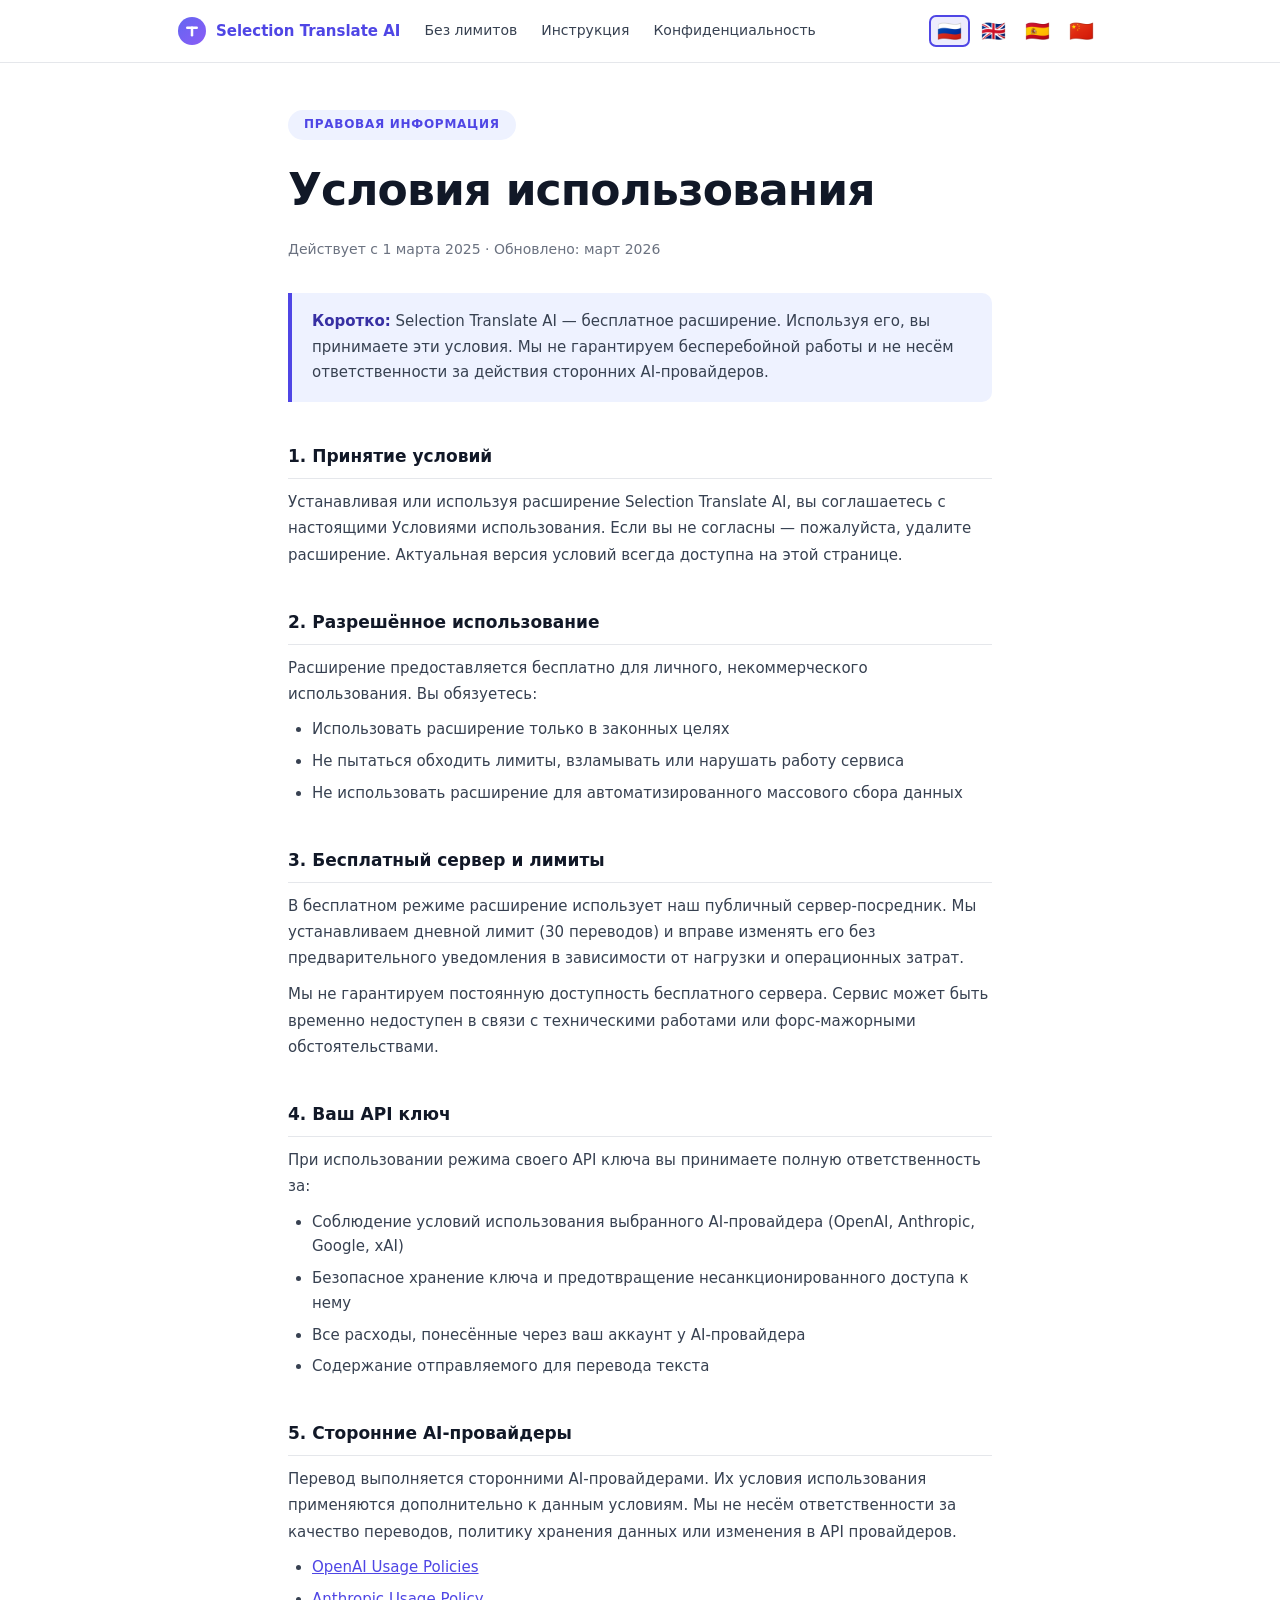
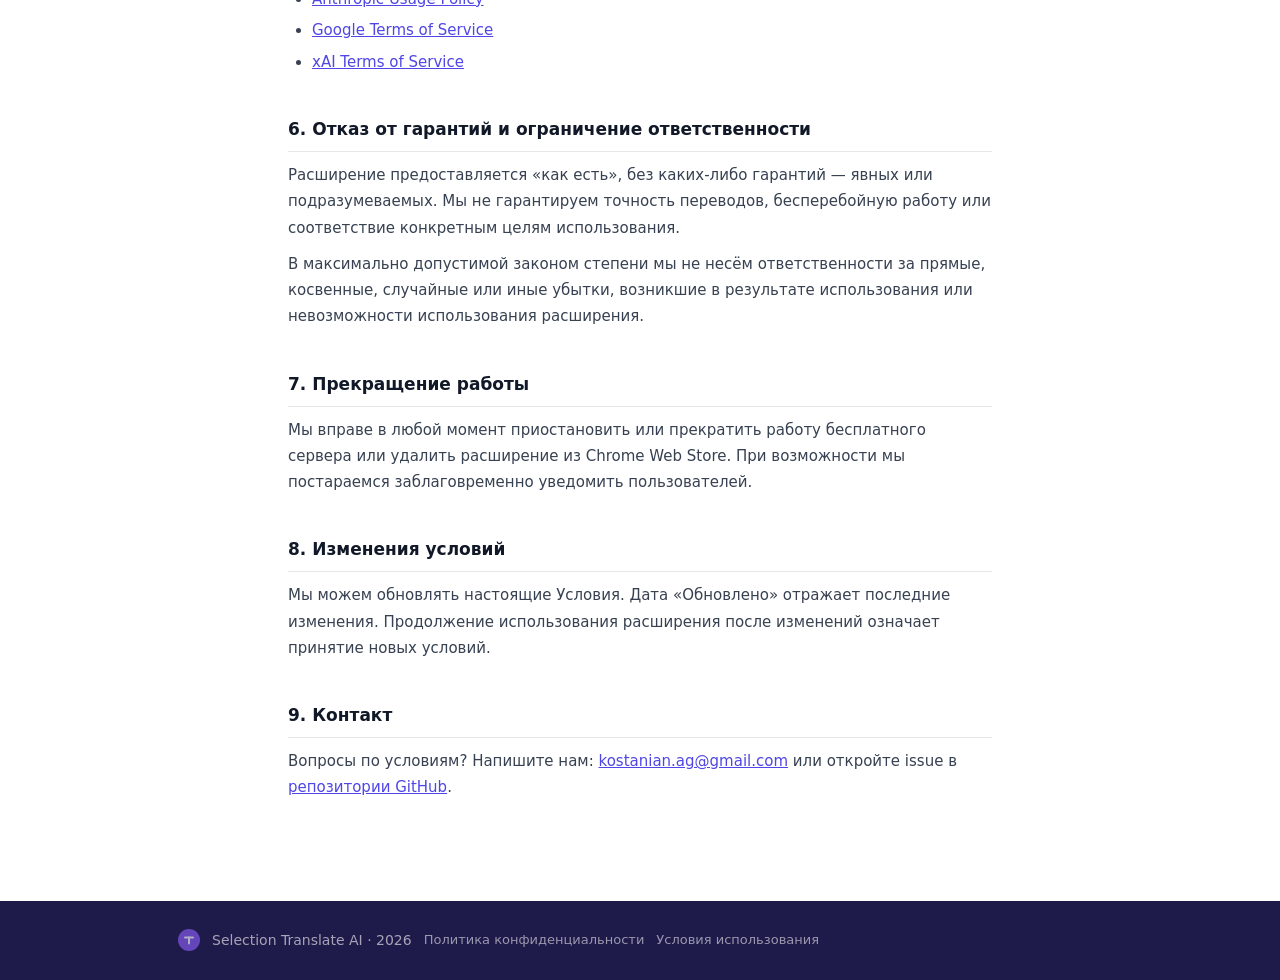
<file: terms.html>
<!DOCTYPE html>
<html lang="ru">
<head>
  <meta charset="UTF-8">
  <meta name="viewport" content="width=device-width, initial-scale=1.0">
  <title>Terms of Use — Selection Translate AI</title>
  <link rel="icon" href="icon128.png">
  <link rel="stylesheet" href="style.css">
  <style>
    .policy-section { padding: 110px 0 90px; }
    .policy-date { color: var(--text-muted); font-size: 14px; margin: -4px 0 32px; }
    .policy-highlight {
      background: var(--brand-light);
      border-left: 4px solid var(--brand);
      padding: 16px 20px; border-radius: 0 10px 10px 0;
      margin: 20px 0; font-size: 15px;
      color: var(--text-2); line-height: 1.7;
    }
    .policy-highlight strong { color: var(--brand-dark); }
    .policy-body h2 {
      font-size: 17px; font-weight: 700;
      margin: 40px 0 10px; padding-bottom: 8px;
      border-bottom: 1px solid var(--border); color: var(--text);
    }
    .policy-body p { font-size: 15px; color: var(--text-2); margin: 10px 0; line-height: 1.75; }
    .policy-body ul { list-style: disc; margin: 10px 0 10px 24px; }
    .policy-body li { font-size: 15px; color: var(--text-2); margin: 7px 0; line-height: 1.65; }
    .policy-body a { color: var(--brand); text-decoration: underline; }
    .policy-body code {
      font-family: monospace; background: var(--bg);
      padding: 1px 6px; border-radius: 4px;
      font-size: 13px; color: var(--brand-dark);
    }
    .provider-links { list-style: disc; margin: 10px 0 10px 24px; }
    .provider-links li { font-size: 15px; color: var(--text-2); margin: 7px 0; }
    .provider-links a { color: var(--brand); text-decoration: underline; }
  </style>
</head>
<body>

  <nav class="nav" id="nav">
    <div class="nav-inner">
      <a href="index.html" class="nav-logo">
        <svg width="28" height="28" viewBox="0 0 28 28" fill="none" xmlns="http://www.w3.org/2000/svg" style="flex-shrink:0;display:block">
          <defs>
            <linearGradient id="nlg" x1="0" y1="0" x2="28" y2="28" gradientUnits="userSpaceOnUse">
              <stop stop-color="#6366f1"/>
              <stop offset="1" stop-color="#8b5cf6"/>
            </linearGradient>
          </defs>
          <circle cx="14" cy="14" r="14" fill="url(#nlg)"/>
          <rect x="8" y="9.5" width="12" height="2.5" rx="1.25" fill="white"/>
          <rect x="12.75" y="9.5" width="2.5" height="10" rx="1.25" fill="white"/>
        </svg>
        <span>Selection Translate AI</span>
      </a>
      <div class="nav-links">
        <a href="index.html#alternative" data-i18n="t_nav_alt"></a>
        <a href="index.html#guide"       data-i18n="t_nav_guide"></a>
        <a href="privacy-policy.html"    data-i18n="t_nav_privacy"></a>
      </div>
      <div class="lang-switch">
        <button class="lang-btn active" data-lang="ru" title="Русский">&#127479;&#127482;</button>
        <button class="lang-btn" data-lang="en" title="English">&#127468;&#127463;</button>
        <button class="lang-btn" data-lang="es" title="Español">&#127466;&#127480;</button>
        <button class="lang-btn" data-lang="zh" title="中文">&#127464;&#127475;</button>
      </div>
    </div>
  </nav>

  <section class="policy-section">
    <div class="container" style="max-width: 760px;">
      <div class="section-tag" data-i18n="t_tag"></div>
      <h1 class="section-title" data-i18n="t_title"></h1>
      <p class="policy-date" data-i18n="t_date"></p>
      <div class="policy-highlight" data-i18n="t_highlight"></div>

      <div class="policy-body">

        <h2 data-i18n="t_s1"></h2>
        <p data-i18n="t_s1_p"></p>

        <h2 data-i18n="t_s2"></h2>
        <p data-i18n="t_s2_p1"></p>
        <ul>
          <li data-i18n="t_s2_li1"></li>
          <li data-i18n="t_s2_li2"></li>
          <li data-i18n="t_s2_li3"></li>
        </ul>

        <h2 data-i18n="t_s3"></h2>
        <p data-i18n="t_s3_p1"></p>
        <p data-i18n="t_s3_p2"></p>

        <h2 data-i18n="t_s4"></h2>
        <p data-i18n="t_s4_p1"></p>
        <ul>
          <li data-i18n="t_s4_li1"></li>
          <li data-i18n="t_s4_li2"></li>
          <li data-i18n="t_s4_li3"></li>
          <li data-i18n="t_s4_li4"></li>
        </ul>

        <h2 data-i18n="t_s5"></h2>
        <p data-i18n="t_s5_p1"></p>
        <ul class="provider-links">
          <li><a href="https://openai.com/policies/usage-policies"   target="_blank" rel="noopener">OpenAI Usage Policies</a></li>
          <li><a href="https://www.anthropic.com/legal/aup"          target="_blank" rel="noopener">Anthropic Usage Policy</a></li>
          <li><a href="https://policies.google.com/terms"            target="_blank" rel="noopener">Google Terms of Service</a></li>
          <li><a href="https://x.ai/legal/terms-of-service"          target="_blank" rel="noopener">xAI Terms of Service</a></li>
        </ul>

        <h2 data-i18n="t_s6"></h2>
        <p data-i18n="t_s6_p1"></p>
        <p data-i18n="t_s6_p2"></p>

        <h2 data-i18n="t_s7"></h2>
        <p data-i18n="t_s7_p"></p>

        <h2 data-i18n="t_s8"></h2>
        <p data-i18n="t_s8_p"></p>

        <h2 data-i18n="t_s9"></h2>
        <p data-i18n="t_s9_p"></p>

      </div>
    </div>
  </section>

  <footer class="footer">
    <div class="container footer-inner">
      <svg width="22" height="22" viewBox="0 0 22 22" fill="none" xmlns="http://www.w3.org/2000/svg" style="opacity:0.65;display:block;flex-shrink:0">
        <circle cx="11" cy="11" r="11" fill="#8b5cf6"/>
        <rect x="6" y="7.5" width="10" height="2" rx="1" fill="white"/>
        <rect x="10" y="7.5" width="2" height="8" rx="1" fill="white"/>
      </svg>
      <span data-i18n="t_footer"></span>
      <a href="privacy-policy.html" class="footer-privacy-link" data-i18n="t_footer_privacy"></a>
      <a href="terms.html" class="footer-privacy-link" data-i18n="t_footer_terms"></a>
    </div>
  </footer>

<script>
const T_TERMS = {
  ru: {
    t_tag:   "Правовая информация",
    t_title: "Условия использования",
    t_date:  "Действует с 1 марта 2025 · Обновлено: март 2026",
    t_highlight: "<strong>Коротко:</strong> Selection Translate AI — бесплатное расширение. Используя его, вы принимаете эти условия. Мы не гарантируем бесперебойной работы и не несём ответственности за действия сторонних AI-провайдеров.",

    t_s1:    "1. Принятие условий",
    t_s1_p:  "Устанавливая или используя расширение Selection Translate AI, вы соглашаетесь с настоящими Условиями использования. Если вы не согласны — пожалуйста, удалите расширение. Актуальная версия условий всегда доступна на этой странице.",

    t_s2:    "2. Разрешённое использование",
    t_s2_p1: "Расширение предоставляется бесплатно для личного, некоммерческого использования. Вы обязуетесь:",
    t_s2_li1: "Использовать расширение только в законных целях",
    t_s2_li2: "Не пытаться обходить лимиты, взламывать или нарушать работу сервиса",
    t_s2_li3: "Не использовать расширение для автоматизированного массового сбора данных",

    t_s3:    "3. Бесплатный сервер и лимиты",
    t_s3_p1: "В бесплатном режиме расширение использует наш публичный сервер-посредник. Мы устанавливаем дневной лимит (30 переводов) и вправе изменять его без предварительного уведомления в зависимости от нагрузки и операционных затрат.",
    t_s3_p2: "Мы не гарантируем постоянную доступность бесплатного сервера. Сервис может быть временно недоступен в связи с техническими работами или форс-мажорными обстоятельствами.",

    t_s4:    "4. Ваш API ключ",
    t_s4_p1: "При использовании режима своего API ключа вы принимаете полную ответственность за:",
    t_s4_li1: "Соблюдение условий использования выбранного AI-провайдера (OpenAI, Anthropic, Google, xAI)",
    t_s4_li2: "Безопасное хранение ключа и предотвращение несанкционированного доступа к нему",
    t_s4_li3: "Все расходы, понесённые через ваш аккаунт у AI-провайдера",
    t_s4_li4: "Содержание отправляемого для перевода текста",

    t_s5:    "5. Сторонние AI-провайдеры",
    t_s5_p1: "Перевод выполняется сторонними AI-провайдерами. Их условия использования применяются дополнительно к данным условиям. Мы не несём ответственности за качество переводов, политику хранения данных или изменения в API провайдеров.",

    t_s6:    "6. Отказ от гарантий и ограничение ответственности",
    t_s6_p1: "Расширение предоставляется «как есть», без каких-либо гарантий — явных или подразумеваемых. Мы не гарантируем точность переводов, бесперебойную работу или соответствие конкретным целям использования.",
    t_s6_p2: "В максимально допустимой законом степени мы не несём ответственности за прямые, косвенные, случайные или иные убытки, возникшие в результате использования или невозможности использования расширения.",

    t_s7:    "7. Прекращение работы",
    t_s7_p:  "Мы вправе в любой момент приостановить или прекратить работу бесплатного сервера или удалить расширение из Chrome Web Store. При возможности мы постараемся заблаговременно уведомить пользователей.",

    t_s8:    "8. Изменения условий",
    t_s8_p:  "Мы можем обновлять настоящие Условия. Дата «Обновлено» отражает последние изменения. Продолжение использования расширения после изменений означает принятие новых условий.",

    t_s9:    "9. Контакт",
    t_s9_p:  "Вопросы по условиям? Напишите нам: <a href=\"mailto:kostanian.ag@gmail.com\">kostanian.ag@gmail.com</a> или откройте issue в <a href=\"https://github.com/kostanian/Selection-Translate-AI\" target=\"_blank\" rel=\"noopener\">репозитории GitHub</a>.",

    t_nav_alt:     "Без лимитов",
    t_nav_guide:   "Инструкция",
    t_nav_privacy: "Конфиденциальность",
    t_footer:         "Selection Translate AI · 2026",
    t_footer_privacy: "Политика конфиденциальности",
    t_footer_terms:   "Условия использования",
  },
  en: {
    t_tag:   "Legal",
    t_title: "Terms of Use",
    t_date:  "Effective: March 1, 2025 · Last updated: March 2026",
    t_highlight: "<strong>Short version:</strong> Selection Translate AI is a free extension. By using it, you accept these terms. We provide no uptime guarantees and are not responsible for the actions of third-party AI providers.",

    t_s1:    "1. Acceptance of Terms",
    t_s1_p:  "By installing or using the Selection Translate AI extension, you agree to these Terms of Use. If you do not agree, please uninstall the extension. The current version of these terms is always available on this page.",

    t_s2:    "2. Permitted Use",
    t_s2_p1: "The extension is provided free of charge for personal, non-commercial use. You agree to:",
    t_s2_li1: "Use the extension only for lawful purposes",
    t_s2_li2: "Not attempt to circumvent usage limits, reverse-engineer, or disrupt the service",
    t_s2_li3: "Not use the extension for automated bulk data collection or scraping",

    t_s3:    "3. Free Server and Usage Limits",
    t_s3_p1: "In free mode, the extension uses our public relay server. We set a daily limit (30 translations) and may adjust it without prior notice depending on server load and operational costs.",
    t_s3_p2: "We do not guarantee continuous availability of the free server. The service may be temporarily unavailable due to maintenance or circumstances beyond our control.",

    t_s4:    "4. Your API Key",
    t_s4_p1: "When using the own API key mode, you take full responsibility for:",
    t_s4_li1: "Complying with the usage policies of your chosen AI provider (OpenAI, Anthropic, Google, xAI)",
    t_s4_li2: "Keeping your API key secure and preventing unauthorized access",
    t_s4_li3: "All charges incurred through your AI provider account",
    t_s4_li4: "The content of text you submit for translation",

    t_s5:    "5. Third-Party AI Providers",
    t_s5_p1: "Translations are performed by third-party AI providers. Their terms of service apply in addition to these terms. We are not responsible for translation quality, their data retention practices, or API changes they make.",

    t_s6:    "6. Disclaimer of Warranties and Limitation of Liability",
    t_s6_p1: "The extension is provided \"as is\", without warranties of any kind, express or implied. We do not guarantee translation accuracy, uninterrupted service, or fitness for any particular purpose.",
    t_s6_p2: "To the maximum extent permitted by applicable law, we are not liable for any direct, indirect, incidental, or consequential damages arising from your use of or inability to use the extension.",

    t_s7:    "7. Termination",
    t_s7_p:  "We reserve the right to suspend or shut down the free relay server, or remove the extension from the Chrome Web Store at any time. We will make reasonable efforts to notify users in advance when possible.",

    t_s8:    "8. Changes to These Terms",
    t_s8_p:  "We may update these Terms from time to time. The \"Last updated\" date above reflects the most recent changes. Continued use of the extension after changes constitutes acceptance of the new terms.",

    t_s9:    "9. Contact",
    t_s9_p:  "Questions about these terms? Email us at <a href=\"mailto:kostanian.ag@gmail.com\">kostanian.ag@gmail.com</a> or open an issue on our <a href=\"https://github.com/kostanian/Selection-Translate-AI\" target=\"_blank\" rel=\"noopener\">GitHub repository</a>.",

    t_nav_alt:     "Use Your Own Key",
    t_nav_guide:   "Setup Guide",
    t_nav_privacy: "Privacy Policy",
    t_footer:         "Selection Translate AI · 2026",
    t_footer_privacy: "Privacy Policy",
    t_footer_terms:   "Terms of Use",
  },
  es: {
    t_tag:   "Aviso legal",
    t_title: "Términos de uso",
    t_date:  "Vigente desde el 1 de marzo de 2025 · Última actualización: marzo de 2026",
    t_highlight: "<strong>Versión corta:</strong> Selection Translate AI es una extensión gratuita. Al usarla, aceptas estos términos. No garantizamos disponibilidad continua ni somos responsables de las acciones de proveedores de IA de terceros.",

    t_s1:    "1. Aceptación de los términos",
    t_s1_p:  "Al instalar o usar la extensión Selection Translate AI, aceptas estos Términos de uso. Si no estás de acuerdo, desinstala la extensión. La versión actual siempre está disponible en esta página.",

    t_s2:    "2. Uso permitido",
    t_s2_p1: "La extensión se ofrece gratuitamente para uso personal y no comercial. Te comprometes a:",
    t_s2_li1: "Usar la extensión solo con fines legales",
    t_s2_li2: "No intentar eludir los límites, aplicar ingeniería inversa ni interrumpir el servicio",
    t_s2_li3: "No usar la extensión para recolección masiva automatizada de datos",

    t_s3:    "3. Servidor gratuito y límites de uso",
    t_s3_p1: "En el modo gratuito, la extensión usa nuestro servidor de retransmisión público. Establecemos un límite diario (30 traducciones) y podemos ajustarlo sin previo aviso según la carga del servidor y los costes operativos.",
    t_s3_p2: "No garantizamos la disponibilidad continua del servidor gratuito. El servicio puede estar temporalmente no disponible por mantenimiento o causas de fuerza mayor.",

    t_s4:    "4. Tu clave API",
    t_s4_p1: "Al usar el modo de clave API propia, asumes plena responsabilidad por:",
    t_s4_li1: "Cumplir las políticas de uso del proveedor de IA que elijas (OpenAI, Anthropic, Google, xAI)",
    t_s4_li2: "Mantener tu clave API segura y evitar accesos no autorizados",
    t_s4_li3: "Todos los cargos incurridos en tu cuenta del proveedor de IA",
    t_s4_li4: "El contenido del texto que envíes para traducir",

    t_s5:    "5. Proveedores de IA de terceros",
    t_s5_p1: "Las traducciones las realizan proveedores de IA de terceros. Sus términos de servicio se aplican además de estos términos. No somos responsables de la calidad de las traducciones, sus prácticas de retención de datos ni los cambios que hagan en sus API.",

    t_s6:    "6. Exclusión de garantías y limitación de responsabilidad",
    t_s6_p1: "La extensión se proporciona «tal cual», sin garantías de ningún tipo, explícitas o implícitas. No garantizamos la exactitud de las traducciones, la continuidad del servicio ni su idoneidad para un fin concreto.",
    t_s6_p2: "En la máxima medida permitida por la ley aplicable, no somos responsables de daños directos, indirectos, incidentales o consecuentes derivados del uso o la imposibilidad de uso de la extensión.",

    t_s7:    "7. Terminación",
    t_s7_p:  "Nos reservamos el derecho de suspender o cerrar el servidor de retransmisión gratuito o retirar la extensión de Chrome Web Store en cualquier momento. Haremos esfuerzos razonables para notificar a los usuarios con antelación cuando sea posible.",

    t_s8:    "8. Cambios en estos términos",
    t_s8_p:  "Podemos actualizar estos Términos periódicamente. La fecha de «Última actualización» refleja los cambios más recientes. El uso continuado de la extensión tras los cambios implica la aceptación de los nuevos términos.",

    t_s9:    "9. Contacto",
    t_s9_p:  "¿Preguntas sobre estos términos? Escríbenos a <a href=\"mailto:kostanian.ag@gmail.com\">kostanian.ag@gmail.com</a> o abre un issue en nuestro <a href=\"https://github.com/kostanian/Selection-Translate-AI\" target=\"_blank\" rel=\"noopener\">repositorio de GitHub</a>.",

    t_nav_alt:     "Sin límites",
    t_nav_guide:   "Instrucciones",
    t_nav_privacy: "Política de privacidad",
    t_footer:         "Selection Translate AI · 2026",
    t_footer_privacy: "Política de privacidad",
    t_footer_terms:   "Términos de uso",
  },
  zh: {
    t_tag:   "法律信息",
    t_title: "使用条款",
    t_date:  "生效日期：2025年3月1日 · 最后更新：2026年3月",
    t_highlight: "<strong>简短说明：</strong>Selection Translate AI 是一款免费扩展。使用即表示接受本条款。我们不保证服务连续可用，也不对第三方 AI 提供商的行为负责。",

    t_s1:    "1. 接受条款",
    t_s1_p:  "安装或使用 Selection Translate AI 扩展，即表示您接受本使用条款。如不同意，请卸载扩展。本条款的最新版本始终在本页面提供。",

    t_s2:    "2. 允许的使用方式",
    t_s2_p1: "本扩展免费提供，仅供个人非商业用途使用。您同意：",
    t_s2_li1: "仅将扩展用于合法目的",
    t_s2_li2: "不尝试绕过使用限制、逆向工程或破坏服务",
    t_s2_li3: "不将扩展用于自动化批量数据采集",

    t_s3:    "3. 免费服务器与使用限制",
    t_s3_p1: "在免费模式下，扩展使用我们的公共中继服务器。我们设置了每日限额（30次翻译），可能根据服务器负载和运营成本在不事先通知的情况下进行调整。",
    t_s3_p2: "我们不保证免费服务器的持续可用性。由于维护或不可抗力，服务可能暂时不可用。",

    t_s4:    "4. 您的 API 密钥",
    t_s4_p1: "使用自带 API 密钥模式时，您对以下事项承担全部责任：",
    t_s4_li1: "遵守所选 AI 提供商（OpenAI、Anthropic、Google、xAI）的使用政策",
    t_s4_li2: "妥善保管 API 密钥，防止未经授权的访问",
    t_s4_li3: "通过您的 AI 提供商账户产生的所有费用",
    t_s4_li4: "您提交翻译的文本内容",

    t_s5:    "5. 第三方 AI 提供商",
    t_s5_p1: "翻译由第三方 AI 提供商完成。其服务条款在本条款之外同样适用。我们不对翻译质量、其数据保留做法或 API 变更承担责任。",

    t_s6:    "6. 免责声明与责任限制",
    t_s6_p1: "本扩展按「现状」提供，不附带任何明示或暗示的保证。我们不保证翻译准确性、服务不中断或对特定用途的适用性。",
    t_s6_p2: "在适用法律允许的最大范围内，我们不对因使用或无法使用本扩展而导致的任何直接、间接、偶发或后果性损失承担责任。",

    t_s7:    "7. 服务终止",
    t_s7_p:  "我们保留随时暂停或关闭免费中继服务器或从 Chrome 网上应用商店撤下扩展的权利。在可能的情况下，我们将尽合理努力提前通知用户。",

    t_s8:    "8. 条款变更",
    t_s8_p:  "我们可能会不时更新本条款。上方的「最后更新」日期反映最新变更。变更后继续使用扩展即表示接受新条款。",

    t_s9:    "9. 联系方式",
    t_s9_p:  "对本条款有疑问？请发送邮件至 <a href=\"mailto:kostanian.ag@gmail.com\">kostanian.ag@gmail.com</a>，或在我们的 <a href=\"https://github.com/kostanian/Selection-Translate-AI\" target=\"_blank\" rel=\"noopener\">GitHub 仓库</a>提交 issue。",

    t_nav_alt:     "自带密钥",
    t_nav_guide:   "设置指南",
    t_nav_privacy: "隐私政策",
    t_footer:         "Selection Translate AI · 2026",
    t_footer_privacy: "隐私政策",
    t_footer_terms:   "使用条款",
  },
};

(function () {
  const urlLang = new URLSearchParams(window.location.search).get("lang");
  let lang = (urlLang && T_TERMS[urlLang]) ? urlLang
             : (localStorage.getItem("uiLanguage") || "ru");
  if (!T_TERMS[lang]) lang = "ru";

  function apply(l) {
    document.documentElement.lang = l;
    document.querySelectorAll("[data-i18n]").forEach(el => {
      const val = T_TERMS[l]?.[el.dataset.i18n] || T_TERMS.en?.[el.dataset.i18n] || "";
      if (val) el.innerHTML = val;
    });
    document.title = T_TERMS[l].t_title + " — Selection Translate AI";
    document.querySelectorAll(".lang-btn").forEach(b =>
      b.classList.toggle("active", b.dataset.lang === l));
  }

  apply(lang);

  document.querySelectorAll(".lang-btn").forEach(btn => {
    btn.addEventListener("click", () => {
      lang = btn.dataset.lang;
      localStorage.setItem("uiLanguage", lang);
      apply(lang);
    });
  });

  const nav = document.getElementById("nav");
  window.addEventListener("scroll", () => {
    nav.classList.toggle("scrolled", window.scrollY > 10);
  }, { passive: true });
})();
</script>
</body>
</html>
</file>
<file: style.css>
/* ══════════════════════════════════════════════════════════
   Selection Translate AI — Subscription page styles
   ══════════════════════════════════════════════════════════ */

:root {
  --brand:       #4F46E5;
  --brand-dark:  #3730A3;
  --brand-light: #EEF2FF;
  --text:        #111827;
  --text-2:      #374151;
  --text-muted:  #6B7280;
  --border:      #E5E7EB;
  --bg:          #F9FAFB;
  --white:       #FFFFFF;
  --shadow-sm:   0 1px 3px rgba(0,0,0,0.08);
  --shadow:      0 4px 16px rgba(0,0,0,0.10);
  --shadow-lg:   0 12px 40px rgba(0,0,0,0.14);
  --radius:      12px;
  --radius-lg:   20px;
  --ease:        0.25s ease;
}

*, *::before, *::after { box-sizing: border-box; margin: 0; padding: 0; }
html { scroll-behavior: smooth; }
body {
  font: 15px/1.65 system-ui, -apple-system, Segoe UI, Roboto, Arial;
  color: var(--text);
  background: var(--white);
}
a { text-decoration: none; color: inherit; }
ul { list-style: none; }
img { display: block; }
.container { max-width: 980px; margin: 0 auto; padding: 0 28px; }

/* ══ Nav ═══════════════════════════════════════════════════ */
.nav {
  position: fixed; top: 0; left: 0; right: 0; z-index: 100;
  background: rgba(255,255,255,0.94);
  backdrop-filter: blur(14px);
  border-bottom: 1px solid var(--border);
  transition: box-shadow var(--ease);
}
.nav.scrolled { box-shadow: var(--shadow); }
.nav-inner {
  max-width: 980px; margin: 0 auto; padding: 0 28px;
  height: 62px; display: flex; align-items: center; gap: 24px;
}
.nav-logo {
  display: flex; align-items: center; gap: 10px;
  font-weight: 700; font-size: 15px; color: var(--brand);
  flex-shrink: 0;
}
.nav-links {
  display: flex; gap: 24px; margin-right: auto;
}
.nav-links a {
  font-size: 14px; color: var(--text-2);
  transition: color var(--ease);
}
.nav-links a:hover { color: var(--brand); }
.lang-switch { display: flex; gap: 3px; }
.lang-btn {
  font-size: 20px; padding: 4px 6px;
  border: 2px solid transparent; border-radius: 7px;
  background: none; cursor: pointer;
  transition: border-color var(--ease), background var(--ease), transform 0.15s;
  line-height: 1;
}
.lang-btn:hover { background: rgba(79,70,229,0.08); transform: scale(1.12); }
.lang-btn.active { border-color: var(--brand); background: rgba(79,70,229,0.1); }

/* ══ Hero ══════════════════════════════════════════════════ */
.hero {
  position: relative;
  min-height: 100vh;
  display: flex; align-items: center; justify-content: center;
  overflow: hidden;
  background: linear-gradient(135deg, #1e1b4b 0%, #312e81 35%, #4c1d95 65%, #1e1b4b 100%);
  background-size: 300% 300%;
  animation: gradientShift 14s ease infinite;
}
@keyframes gradientShift {
  0%, 100% { background-position: 0% 50%; }
  50%       { background-position: 100% 50%; }
}

#hero-canvas {
  position: absolute; inset: 0; width: 100%; height: 100%;
  pointer-events: none;
}

.hero-content {
  position: relative; z-index: 2;
  text-align: center; color: white;
  padding: 110px 28px 80px;
}
.hero-badge-wrap { margin-bottom: 28px; }
.hero-badge {
  display: inline-block;
  padding: 7px 22px; border-radius: 100px;
  background: rgba(255,255,255,0.12);
  border: 1px solid rgba(255,255,255,0.28);
  font-size: 12px; font-weight: 700;
  letter-spacing: 0.08em; text-transform: uppercase;
  animation: badgePulse 3.5s ease-in-out infinite;
}
@keyframes badgePulse {
  0%, 100% { box-shadow: 0 0 0 0 rgba(255,255,255,0.2); }
  50%       { box-shadow: 0 0 0 12px rgba(255,255,255,0); }
}
.hero-title {
  font-size: clamp(38px, 7vw, 76px);
  font-weight: 800; line-height: 1.08;
  letter-spacing: -0.03em; margin-bottom: 24px;
  animation: fadeUp 0.8s ease both;
}
.hero-sub {
  font-size: clamp(16px, 2.2vw, 20px);
  opacity: 0.82; max-width: 560px; margin: 0 auto 44px;
  animation: fadeUp 0.8s 0.15s ease both;
}
.hero-cta {
  display: inline-flex; align-items: center;
  padding: 15px 36px; border-radius: 100px;
  background: white; color: var(--brand);
  font-weight: 700; font-size: 15px;
  box-shadow: 0 6px 28px rgba(0,0,0,0.35);
  transition: transform var(--ease), box-shadow var(--ease);
  animation: fadeUp 0.8s 0.28s ease both;
}
.hero-cta:hover {
  transform: translateY(-3px);
  box-shadow: 0 10px 36px rgba(0,0,0,0.45);
}
@keyframes fadeUp {
  from { opacity: 0; transform: translateY(24px); }
  to   { opacity: 1; transform: none; }
}
.hero-scroll {
  position: absolute; bottom: 28px; left: 50%;
  transform: translateX(-50%);
  animation: bounce 2.2s ease-in-out infinite;
}
@keyframes bounce {
  0%, 100% { transform: translateX(-50%) translateY(0); opacity: 0.6; }
  50%       { transform: translateX(-50%) translateY(10px); opacity: 1; }
}

/* ══ Section helpers ════════════════════════════════════════ */
.section-tag {
  display: inline-block; margin-bottom: 14px;
  padding: 5px 16px; border-radius: 100px;
  background: var(--brand-light); color: var(--brand);
  font-size: 12px; font-weight: 700; letter-spacing: 0.06em; text-transform: uppercase;
}
.section-title {
  font-size: clamp(26px, 4vw, 44px);
  font-weight: 800; letter-spacing: -0.02em; margin-bottom: 16px;
}
.section-sub {
  font-size: 16px; color: var(--text-muted);
  max-width: 620px; margin-bottom: 52px; line-height: 1.7;
}

/* ══ Alternative section ════════════════════════════════════ */
.alt-section { padding: 100px 0; background: var(--bg); }

.features-grid {
  display: grid;
  grid-template-columns: repeat(auto-fit, minmax(220px, 1fr));
  gap: 20px;
}
.feature-card {
  background: white; border: 1px solid var(--border);
  border-radius: var(--radius-lg); padding: 30px 26px;
  box-shadow: var(--shadow-sm);
  transition: transform var(--ease), box-shadow var(--ease), border-color var(--ease);
}
.feature-card:hover {
  transform: translateY(-5px);
  box-shadow: var(--shadow-lg);
  border-color: var(--brand-light);
}
.feature-icon { font-size: 38px; margin-bottom: 16px; }
.feature-card h3 { font-size: 17px; font-weight: 700; margin-bottom: 9px; }
.feature-card p  { font-size: 14px; color: var(--text-muted); line-height: 1.65; }

/* ══ How-to section ═════════════════════════════════════════ */
.howto-section { padding: 100px 0; background: white; }

.howto-steps {
  margin-bottom: 52px;
  border: 1px solid var(--border);
  border-radius: var(--radius-lg);
  overflow: hidden;
  background: white;
  box-shadow: var(--shadow-sm);
}
.howto-step {
  display: flex; align-items: flex-start; gap: 20px;
  padding: 22px 28px;
  border-bottom: 1px solid var(--border);
  transition: background var(--ease);
}
.howto-step:last-child { border-bottom: none; }
.howto-step:hover { background: #fafafa; }
.howto-step-num {
  flex-shrink: 0; width: 36px; height: 36px; border-radius: 50%;
  background: linear-gradient(135deg, #6366f1, #8b5cf6);
  display: flex; align-items: center; justify-content: center;
  color: white; font-size: 15px; font-weight: 700;
  box-shadow: 0 3px 10px rgba(99,102,241,0.28);
  margin-top: 2px;
}
.howto-step-body { flex: 1; }
.howto-step-body h3 { font-size: 15px; font-weight: 700; margin-bottom: 5px; color: var(--text); }
.howto-step-body p  { font-size: 14px; color: var(--text-2); line-height: 1.65; margin: 0; }

.howto-features {
  display: grid;
  grid-template-columns: repeat(auto-fit, minmax(240px, 1fr));
  gap: 20px;
}
.howto-feature {
  background: var(--bg); border: 1px solid var(--border);
  border-radius: var(--radius-lg); padding: 26px 24px;
  box-shadow: var(--shadow-sm);
  transition: transform var(--ease), box-shadow var(--ease), border-color var(--ease);
}
.howto-feature:hover {
  transform: translateY(-4px);
  box-shadow: var(--shadow);
  border-color: rgba(99,102,241,0.2);
}
.howto-feat-icon { font-size: 32px; margin-bottom: 13px; }
.howto-feature h3 { font-size: 16px; font-weight: 700; margin-bottom: 9px; color: var(--text); }
.howto-feature p  { font-size: 14px; color: var(--text-2); line-height: 1.65; margin: 0; }

.howto-hotkeys { margin-top: 11px; display: flex; flex-direction: column; gap: 7px; }
.howto-hk-row { display: flex; align-items: center; gap: 10px; }
.howto-hk-row kbd {
  font-family: monospace; font-size: 11px; font-weight: 700;
  background: white; border: 1.5px solid var(--border);
  border-bottom-width: 3px;
  border-radius: 6px; padding: 2px 8px;
  color: var(--brand); white-space: nowrap; flex-shrink: 0;
  box-shadow: 0 1px 3px rgba(0,0,0,0.07);
}
.howto-hk-row span { font-size: 13px; color: var(--text-2); line-height: 1.4; }

/* ══ Guide section ══════════════════════════════════════════ */
.guide-section { padding: 100px 0; background: white; }

.provider-tabs {
  display: flex; gap: 10px; flex-wrap: wrap; margin-bottom: 44px;
}
.provider-tab {
  display: flex; align-items: center; gap: 9px;
  padding: 11px 22px; border-radius: var(--radius);
  border: 2px solid var(--border); background: white;
  font-size: 14px; font-weight: 600; cursor: pointer;
  transition: all var(--ease);
}
.provider-tab:hover { border-color: var(--brand); color: var(--brand); background: var(--brand-light); }
.provider-tab.active { border-color: var(--brand); background: var(--brand); color: white; }
.ptab-dot {
  width: 10px; height: 10px; border-radius: 50%; flex-shrink: 0;
}
.provider-tab.active .ptab-dot { background: white !important; }

.guide-content { transition: opacity 0.22s, transform 0.22s; }
.guide-content.fading { opacity: 0; transform: translateY(10px); }

/* Provider header card */
.provider-header {
  display: flex; align-items: center; gap: 18px;
  padding: 22px 28px; border-radius: var(--radius-lg);
  margin-bottom: 20px;
  border: 1px solid var(--border);
}
.provider-header-emoji { font-size: 42px; line-height: 1; flex-shrink: 0; }
.provider-header-info h3 { font-size: 22px; font-weight: 800; margin-bottom: 4px; }
.provider-header-info p  { font-size: 13px; color: var(--text-muted); }
.provider-header-link {
  margin-left: auto; flex-shrink: 0;
  padding: 10px 22px; border-radius: 10px;
  color: white; font-size: 13px; font-weight: 700;
  transition: opacity var(--ease), transform var(--ease);
  white-space: nowrap;
}
.provider-header-link:hover { opacity: 0.82; transform: translateY(-2px); }

/* Free note */
.free-note {
  padding: 14px 18px; border-radius: 10px;
  border-left: 4px solid; margin-bottom: 32px;
  font-size: 14px; line-height: 1.6;
}

/* Steps */
.steps-list { display: flex; flex-direction: column; }
.step {
  display: flex; gap: 20px; align-items: flex-start;
  padding: 22px 0;
  border-bottom: 1px solid var(--border);
  opacity: 0; transform: translateX(-12px);
  transition: opacity 0.4s ease, transform 0.4s ease;
}
.step:last-child { border-bottom: none; }
.step.visible { opacity: 1; transform: none; }

.step-num {
  flex-shrink: 0; width: 38px; height: 38px;
  border-radius: 50%;
  display: flex; align-items: center; justify-content: center;
  color: white; font-size: 15px; font-weight: 700;
  box-shadow: 0 3px 10px rgba(0,0,0,0.18);
  background: var(--step-color, var(--brand));
}
.step.step-warning .step-num { background: #f59e0b; }
.step.step-final   .step-num { background: #10b981; }

.step-content { flex: 1; }
.step-title {
  font-size: 15px; font-weight: 700; margin-bottom: 6px; color: var(--text);
}
.step-desc {
  font-size: 14px; color: var(--text-2); line-height: 1.65; margin-bottom: 12px;
}

/* Step UI mockups */
.step-ui { margin-top: 2px; }

.step-url-link {
  display: inline-flex; align-items: center; gap: 6px;
  padding: 7px 14px; border-radius: 8px;
  background: #f3f4f6; border: 1px solid #e5e7eb;
  font-size: 13px; font-family: monospace; color: var(--brand);
  transition: background var(--ease);
}
.step-url-link:hover { background: var(--brand-light); }

.step-ui-button {
  display: inline-flex; align-items: center;
  padding: 9px 18px; border-radius: 8px;
  color: white; font-size: 13px; font-weight: 600;
  box-shadow: 0 2px 10px rgba(0,0,0,0.2);
  cursor: default; user-select: none;
  animation: buttonGlow 2.5s ease-in-out infinite;
}
@keyframes buttonGlow {
  0%, 100% { box-shadow: 0 2px 10px rgba(0,0,0,0.2); }
  50%       { box-shadow: 0 4px 20px rgba(0,0,0,0.35); }
}

.step-ui-path {
  display: inline-flex; align-items: center; gap: 6px;
  padding: 8px 14px; border-radius: 8px;
  background: #f3f4f6; border: 1px solid #e5e7eb;
  font-size: 13px;
}
.step-ui-path span {
  padding: 3px 10px; background: white; border: 1px solid #e5e7eb;
  border-radius: 6px; font-weight: 600; color: var(--text);
}
.step-ui-path-arrow { color: var(--text-muted); font-size: 12px; }

.step-ui-input {
  display: flex; width: fit-content;
  border: 1.5px solid #d1d5db; border-radius: 9px;
  overflow: hidden; background: white; box-shadow: var(--shadow-sm);
}
.step-ui-input input {
  padding: 8px 14px; border: none; outline: none;
  font-size: 13px; background: transparent; color: var(--text);
  min-width: 180px;
}
.step-ui-create-btn {
  padding: 8px 16px; color: white;
  font-size: 13px; font-weight: 600; cursor: default; white-space: nowrap;
}

.step-ui-key {
  display: flex; align-items: center; gap: 10px;
  padding: 10px 16px; border-radius: 10px;
  background: #0f172a; border: 1px solid rgba(255,255,255,0.08);
  width: fit-content;
}
.step-ui-key code {
  font-family: monospace; font-size: 13px;
  color: #a5b4fc; letter-spacing: 0.06em;
}
.step-ui-copy-btn {
  background: rgba(255,255,255,0.08); border: 1px solid rgba(255,255,255,0.15);
  border-radius: 6px; padding: 4px 10px; font-size: 13px; cursor: pointer;
  transition: background var(--ease);
}
.step-ui-copy-btn:hover { background: rgba(255,255,255,0.16); }

.step-warning-badge {
  margin-top: 10px; padding: 10px 14px; border-radius: 9px;
  background: #fef3c7; color: #92400e;
  font-size: 13px; font-weight: 600;
  border: 1px solid #fde68a;
}
.step-final-badge {
  margin-top: 10px; padding: 10px 14px; border-radius: 9px;
  background: #d1fae5; color: #065f46;
  font-size: 13px; font-weight: 600;
  border: 1px solid #a7f3d0;
}

/* ══ Extension popup mockup (final step) ══════════════════ */
.popup-mockup {
  margin-top: 14px;
  width: 300px; max-width: 100%;
  border-radius: 14px; overflow: hidden;
  border: 1px solid #c5cce0;
  box-shadow: 0 8px 32px rgba(0,0,0,0.18);
  font-size: 12px; line-height: 1.4;
  font-family: system-ui, -apple-system, sans-serif;
  /* browser chrome effect */
  background: #f4f6fb;
}

/* header: [toggle + hotkey] [flags] — matches real extension layout */
.pm-header {
  display: flex; align-items: center; justify-content: space-between;
  padding: 8px 10px;
  background: white; border-bottom: 1px solid #e8edf5;
}
.pm-header-left { display: flex; align-items: center; gap: 7px; }
.pm-flags { display: flex; gap: 1px; font-size: 16px; line-height: 1; }

/* Toggle — green when on (enabled), matching real extension */
.pm-toggle-track {
  width: 36px; height: 20px; border-radius: 10px;
  background: rgba(239,68,68,0.8); /* red = disabled */
  position: relative; flex-shrink: 0;
}
.pm-toggle-track.pm-toggle-on { background: rgba(34,197,94,0.9); }
.pm-toggle-thumb {
  position: absolute; right: 2px; top: 2px;
  width: 16px; height: 16px; border-radius: 50%; background: white;
}
.pm-hotkey-hint {
  font-size: 9px; color: #9ca3af; font-family: monospace; white-space: nowrap;
}

/* body */
.pm-body { padding: 8px; }

/* card like .section-card */
.pm-card {
  background: white; border: 1px solid #d8deea;
  border-radius: 9px; padding: 9px 10px;
}
.pm-section-label {
  font-size: 11px; font-weight: 700; letter-spacing: 0.03em;
  color: #374151; margin-bottom: 7px;
}

/* server row: radio + subscribe chip */
.pm-server-row {
  display: flex; align-items: center; gap: 6px; margin-bottom: 5px;
}
.pm-server-row .pm-radio-opt { flex: 1; margin-bottom: 0; }

/* radio option */
.pm-radio-opt {
  display: flex; align-items: flex-start; gap: 7px;
  padding: 7px 9px; border-radius: 6px;
  border: 1px solid #ddd; background: white;
  margin-bottom: 5px; cursor: default;
}
.pm-radio-opt.pm-active {
  border-color: var(--brand); background: #f0f0ff;
}
.pm-radio-circle {
  width: 12px; height: 12px; border-radius: 50%;
  border: 1.5px solid #aaa; flex-shrink: 0; margin-top: 1px;
}
.pm-radio-circle.pm-radio-filled {
  border-color: var(--brand);
  background: radial-gradient(circle, var(--brand) 50%, transparent 50%);
}
.pm-opt-text { display: flex; flex-direction: column; gap: 1px; }
.pm-opt-title { font-weight: 600; font-size: 12px; color: #333; }
.pm-opt-hint  { font-size: 10px; color: #888; line-height: 1.3; }

/* subscribe chip */
.pm-subscribe-chip {
  flex-shrink: 0;
  padding: 3px 8px; border-radius: 10px;
  font-size: 10px; font-weight: 600;
  color: var(--brand); background: #eef0ff;
  border: 1px solid #c7d2fe; white-space: nowrap;
}

/* own-key panel */
.pm-own-panel {
  margin-top: 7px; padding: 8px 9px;
  background: white; border: 1px solid #e0e0f0;
  border-radius: 7px;
}
.pm-field { margin-bottom: 6px; }
.pm-field:last-child { margin-bottom: 0; }
.pm-field-label {
  font-size: 10px; font-weight: 600; color: #555; margin-bottom: 3px;
}
.pm-select-mock {
  display: flex; justify-content: space-between; align-items: center;
  padding: 5px 8px; border: 1px solid #ddd; border-radius: 5px;
  background: white; font-size: 11px; color: #333;
}
.pm-caret { color: #aaa; font-size: 9px; }

/* key input row */
.pm-key-row {
  display: flex; gap: 4px; align-items: stretch;
}
.pm-key-input {
  flex: 1; padding: 5px 8px; border: 1px solid #ddd; border-radius: 5px;
  background: white; font-size: 11px; color: #555;
  font-family: monospace; letter-spacing: 0.04em;
  overflow: hidden; text-overflow: ellipsis; white-space: nowrap;
}
.pm-eye-btn {
  padding: 0 7px; border: 1px solid #ddd; border-radius: 5px;
  background: white; font-size: 13px; display: flex; align-items: center;
}

/* check button */
.pm-check-btn {
  width: 100%; margin-top: 7px; padding: 6px;
  background: var(--brand); color: white; border: none;
  border-radius: 5px; font-size: 11px; font-weight: 600;
  cursor: default; text-align: center;
}

/* key status */
.pm-key-status {
  margin-top: 5px; font-size: 11px;
  color: #16a34a; font-weight: 600; text-align: center;
}

/* ── Radio cards (API source options) ────────────────────── */
.pm-radio-card {
  display: flex; align-items: center; gap: 7px;
  padding: 6px 8px; border-radius: 6px;
  border: 1px solid #e0e0e8; background: white;
  margin-bottom: 4px;
}
.pm-radio-card.pm-active { border-color: var(--brand); background: #f0f0ff; }
.pm-radio-dot {
  width: 11px; height: 11px; border-radius: 50%;
  border: 1.5px solid #bbb; flex-shrink: 0;
}
.pm-radio-dot.pm-radio-filled {
  border-color: var(--brand);
  background: radial-gradient(circle, var(--brand) 45%, transparent 45%);
}
.pm-radio-body { flex: 1; display: flex; flex-direction: column; gap: 1px; min-width: 0; }
.pm-radio-title { font-size: 11.5px; font-weight: 600; color: #1f2937; }
.pm-radio-sub   { font-size: 10px; color: #9ca3af; }

/* Subscribe chip */
.pm-sub-chip {
  flex-shrink: 0; padding: 3px 7px; border-radius: 8px;
  font-size: 9px; font-weight: 700;
  background: linear-gradient(135deg, #f97316, #ef4444); color: white;
  white-space: nowrap;
}

/* ── Provider tabs ────────────────────────────────────────── */
.pm-provider-tabs { display: flex; gap: 3px; margin-top: 6px; margin-bottom: 5px; flex-wrap: wrap; }
.pm-tab {
  font-size: 10px; font-weight: 600;
  padding: 3px 8px; border-radius: 5px;
  border: 1px solid #ddd; background: white; color: #6b7280;
}
.pm-tab.pm-tab-active { border-color: var(--brand); background: var(--brand); color: white; }

/* ── Model pills ──────────────────────────────────────────── */
.pm-model-pills { display: flex; gap: 3px; flex-wrap: wrap; margin-bottom: 6px; }
.pm-model-pill {
  font-size: 9.5px; padding: 2px 7px; border-radius: 5px;
  border: 1px solid #ddd; background: white; color: #6b7280;
}
.pm-model-pill.pm-model-active {
  border-color: var(--brand); background: #eef2ff; color: var(--brand); font-weight: 600;
}

/* ── Key saved badge ──────────────────────────────────────── */
.pm-key-active-badge {
  display: flex; align-items: center; gap: 5px;
  padding: 5px 8px; margin: 5px 0;
  background: #f0fdf4; border: 1px solid #bbf7d0;
  border-radius: 6px; font-size: 10px; font-weight: 600; color: #15803d;
}
.pm-key-check { font-size: 11px; }
.pm-key-masked { font-family: monospace; font-size: 9.5px; color: #9ca3af; font-weight: 400; }

/* ── Action buttons ───────────────────────────────────────── */
.pm-actions-row { display: flex; gap: 4px; margin-bottom: 5px; }
.pm-btn-save {
  flex: 1; padding: 5px 0; text-align: center; border-radius: 5px;
  background: linear-gradient(135deg, #6366f1, #8b5cf6);
  color: white; font-size: 10.5px; font-weight: 600;
}
.pm-btn-validate {
  padding: 5px 10px; border-radius: 5px;
  border: 1.5px solid var(--brand); color: var(--brand);
  background: white; font-size: 10.5px; font-weight: 600;
}
.pm-key-status-ok {
  font-size: 10.5px; color: #16a34a; font-weight: 600; text-align: center;
}

/* ══ Privacy section ════════════════════════════════════════ */
.privacy-section { padding: 100px 0; background: var(--bg); }
.privacy-inner {
  display: flex; align-items: center; gap: 72px; flex-wrap: wrap;
}
.privacy-visual { flex-shrink: 0; }

/* SVG Lock animation */
.lock-shackle {
  stroke-dasharray: 180; stroke-dashoffset: 180;
  transition: stroke-dashoffset 1.4s cubic-bezier(0.4, 0, 0.2, 1);
}
.lock-bg {
  opacity: 0; transform: scale(0.7); transform-origin: 80px 80px;
  transition: opacity 0.5s ease, transform 0.6s cubic-bezier(0.34, 1.56, 0.64, 1);
}
.lock-body {
  opacity: 0; transform: translateY(14px);
  transition: opacity 0.55s 0.9s ease, transform 0.55s 0.9s ease;
}
.lock-hole, .lock-bar {
  opacity: 0;
  transition: opacity 0.4s 1.3s ease;
}
.privacy-section.lock-revealed .lock-shackle { stroke-dashoffset: 0; }
.privacy-section.lock-revealed .lock-bg { opacity: 1; transform: scale(1); }
.privacy-section.lock-revealed .lock-body { opacity: 1; transform: translateY(0); }
.privacy-section.lock-revealed .lock-hole,
.privacy-section.lock-revealed .lock-bar { opacity: 1; }

.privacy-text-wrap { flex: 1; min-width: 280px; }
.privacy-text-wrap > p {
  font-size: 15px; color: var(--text-muted); margin-bottom: 28px; line-height: 1.7;
}
.privacy-list li {
  display: flex; align-items: flex-start; gap: 12px;
  padding: 14px 0; border-bottom: 1px solid var(--border);
  font-size: 14px; line-height: 1.65;
}
.privacy-list li:first-child { border-top: 1px solid var(--border); }
.privacy-list li::before { content: ""; display: none; }

/* ══ Footer ═════════════════════════════════════════════════ */
.footer { padding: 28px 0; background: #1e1b4b; }
.footer-inner {
  display: flex; align-items: center; gap: 12px;
  font-size: 14px; color: rgba(255,255,255,0.6);
}
.footer-inner img { opacity: 0.6; }
.footer-links {
  margin-left: auto; display: flex; align-items: center; gap: 20px;
}
.footer-privacy-link {
  font-size: 13px;
  color: rgba(255,255,255,0.55);
  transition: color var(--ease);
}
.footer-privacy-link:hover { color: rgba(255,255,255,0.9); }

/* ══ Scroll reveal ══════════════════════════════════════════ */
.reveal {
  opacity: 0; transform: translateY(28px);
  transition: opacity 0.65s ease, transform 0.65s ease;
}
.reveal.revealed { opacity: 1; transform: none; }

/* ══ Responsive ═════════════════════════════════════════════ */
@media (max-width: 700px) {
  .nav-links { display: none; }
  .features-grid { grid-template-columns: 1fr; }
  .provider-tabs { gap: 7px; }
  .provider-tab { padding: 9px 14px; font-size: 13px; }
  .provider-header { flex-wrap: wrap; gap: 12px; }
  .provider-header-link { margin-left: 0; }
  .privacy-inner { flex-direction: column; gap: 36px; }
  .privacy-visual { align-self: center; }
  .popup-mockup { width: 100%; }
  .step { gap: 14px; }
  .step-ui-input { width: 100%; }
  .step-ui-input input { min-width: 0; flex: 1; }
}
</file>
